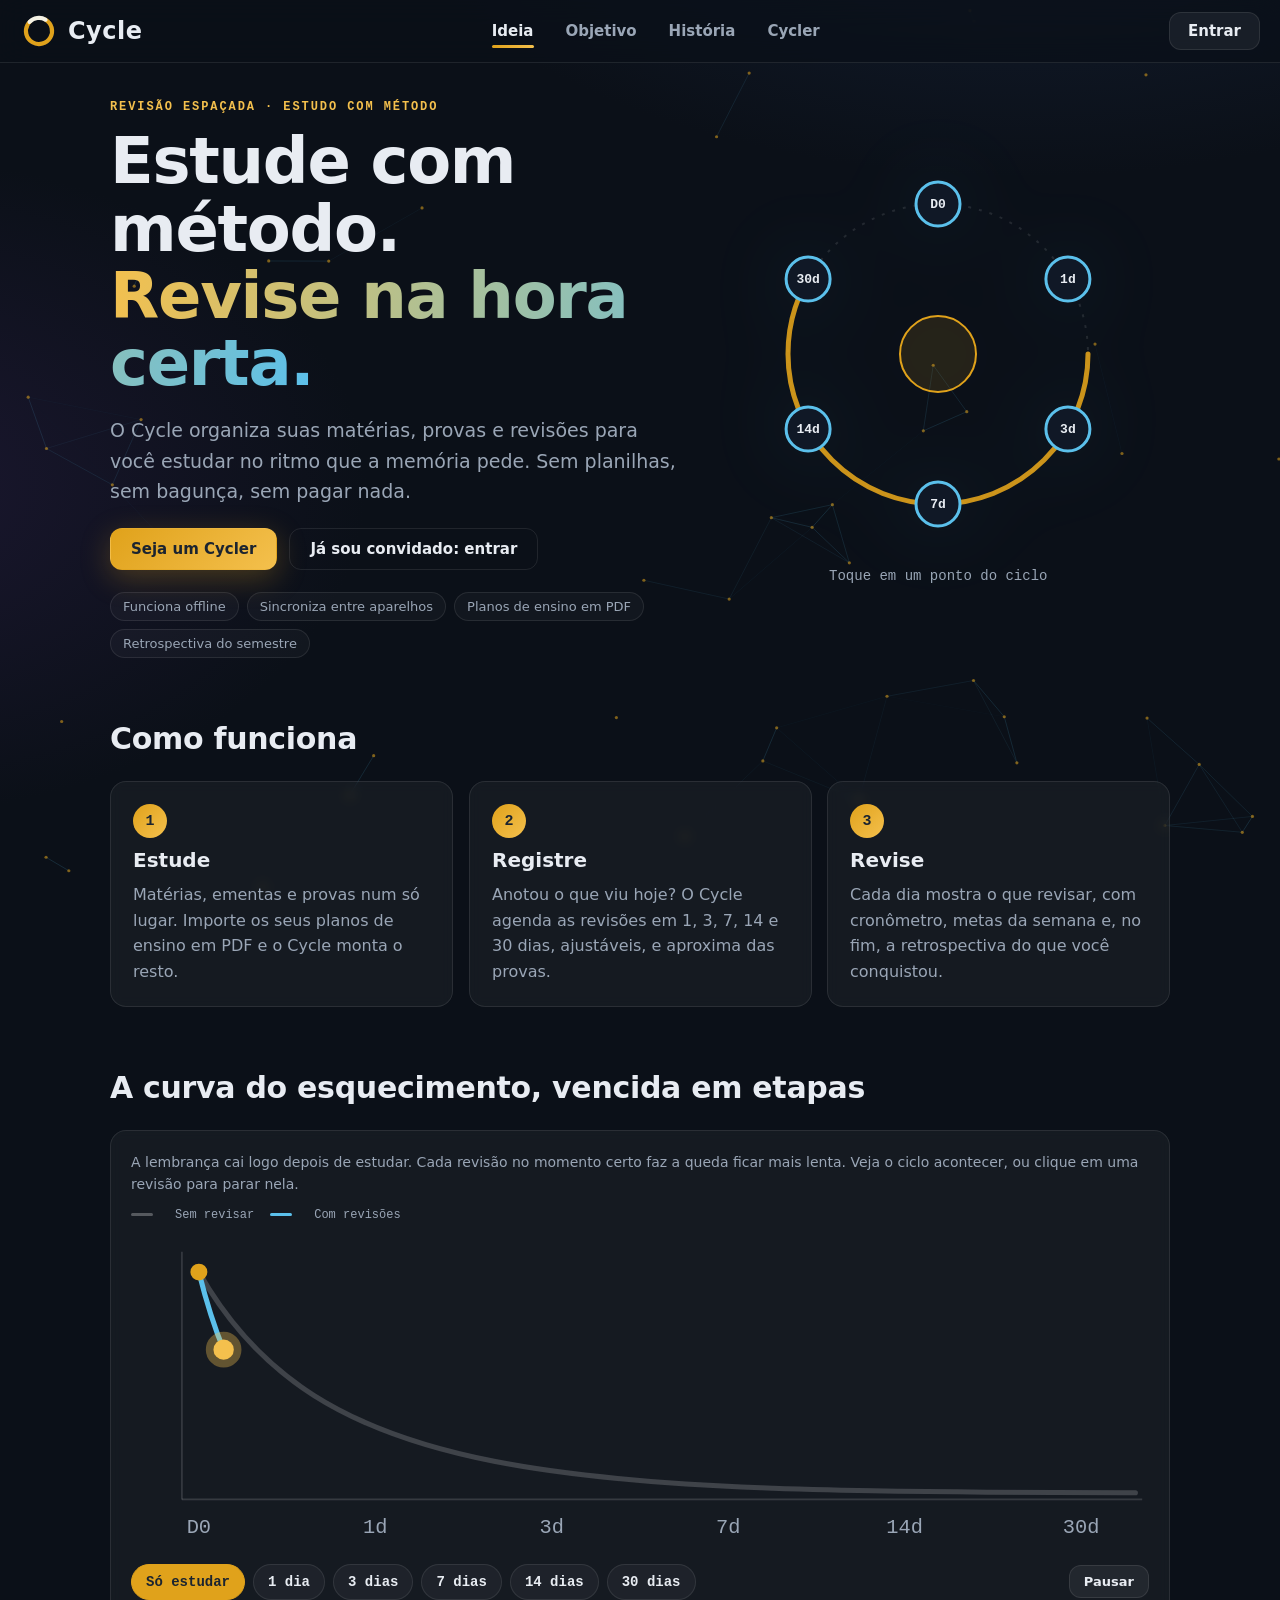
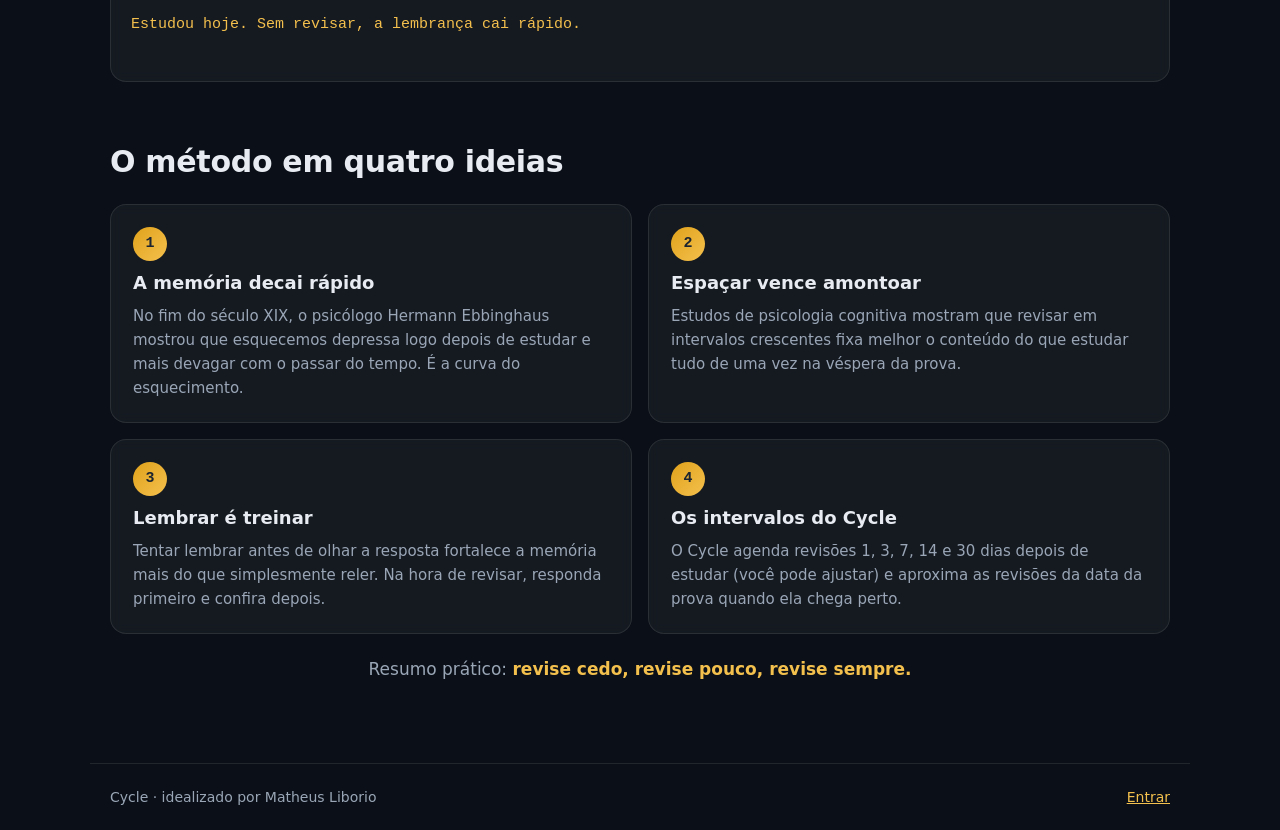
<file: index.html>
<!doctype html>
<html lang="pt-BR">
<head>
<meta charset="utf-8">
<meta name="viewport" content="width=device-width,initial-scale=1,viewport-fit=cover">
<title>Cycle — estude com método, revise na hora certa</title>
<meta name="description" content="O Cycle organiza suas matérias, provas e revisões para você estudar no ritmo que a memória pede. Acesso por convite: seja um Cycler e dê o seu melhor.">
<meta name="theme-color" content="#0B1018">
<meta property="og:type" content="website">
<meta property="og:title" content="Cycle — estude com método, revise na hora certa">
<meta property="og:description" content="Revisão espaçada, agenda, metas e retrospectiva do semestre. Para quem quer dar o seu melhor. Acesso por convite.">
<meta property="og:image" content="https://cyclestudy.com.br/og.png">
<meta property="og:image:width" content="1200"><meta property="og:image:height" content="630">
<meta name="twitter:card" content="summary_large_image">
<link rel="icon" type="image/png" href="app/icons/icon-192.png">
<link rel="apple-touch-icon" href="app/icons/apple-touch-icon.png">
<link rel="stylesheet" href="landing.css">
</head>
<body>
<canvas id="bg" aria-hidden="true"></canvas>
<div class="glow" id="glow" aria-hidden="true"></div>
<a class="skip" href="#main">Ir para o conteúdo</a>

<header class="top">
  <a class="brand" href="#ideia" aria-label="Cycle, página inicial" id="brand">
    <svg class="ring" viewBox="0 0 64 64" aria-hidden="true">
      <circle class="ring-base" cx="32" cy="32" r="22"/>
      <circle class="ring-arc" cx="32" cy="32" r="22" pathLength="100"/>
      <circle class="ring-close" cx="32" cy="32" r="22" pathLength="100"/>
      <circle class="ring-dot" cx="32" cy="32" r="5"/>
    </svg>
    <span class="word" aria-hidden="true"><i style="--i:0">C</i><i style="--i:1">y</i><i style="--i:2">c</i><i style="--i:3">l</i><i style="--i:4">e</i></span>
  </a>
  <nav class="tabs" role="tablist" aria-label="Seções">
    <button role="tab" id="t-ideia" aria-controls="p-ideia" aria-selected="true" data-tab="ideia" type="button">Ideia</button>
    <button role="tab" id="t-objetivo" aria-controls="p-objetivo" aria-selected="false" tabindex="-1" data-tab="objetivo" type="button">Objetivo</button>
    <button role="tab" id="t-historia" aria-controls="p-historia" aria-selected="false" tabindex="-1" data-tab="historia" type="button">História</button>
    <button role="tab" id="t-cycler" aria-controls="p-cycler" aria-selected="false" tabindex="-1" data-tab="cycler" type="button">Cycler</button>
    <i class="tab-bar" id="tabBar" aria-hidden="true"></i>
  </nav>
  <a class="btn enter" href="app/">Entrar</a>
</header>

<main id="main">
  <noscript><p class="nojs">Esta página funciona melhor com JavaScript ligado. O Cycle em si fica em <a href="app/">cyclestudy.com.br/app/</a>.</p></noscript>

  <!-- A IDEIA -->
  <section class="panel" id="p-ideia" role="tabpanel" aria-labelledby="t-ideia" data-panel="ideia">
    <div class="hero">
      <div class="hero-txt">
        <p class="eyebrow">Revisão espaçada · estudo com método</p>
        <h1>Estude com método.<br><span class="grad">Revise na hora certa.</span></h1>
        <p class="lead">O Cycle organiza suas matérias, provas e revisões para você estudar no ritmo que a memória pede. Sem planilhas, sem bagunça, sem pagar nada.</p>
        <div class="cta">
          <button class="btn primary" type="button" data-go="cycler">Seja um Cycler</button>
          <a class="btn ghost" href="app/">Já sou convidado: entrar</a>
        </div>
        <ul class="chips" aria-label="Destaques">
          <li>Funciona offline</li><li>Sincroniza entre aparelhos</li><li>Planos de ensino em PDF</li><li>Retrospectiva do semestre</li>
        </ul>
      </div>
      <figure class="orbit" id="orbit" aria-label="Ciclo de revisões: estudo, 1, 3, 7, 14 e 30 dias">
        <svg viewBox="0 0 400 400" role="img" aria-hidden="true">
          <circle class="o-track" cx="200" cy="200" r="150"/>
          <circle class="o-arc" cx="200" cy="200" r="150" pathLength="100"/>
          <g id="orbitNodes"></g>
          <circle class="o-core" cx="200" cy="200" r="38"/>
        </svg>
        <figcaption id="orbitCap">Toque em um ponto do ciclo</figcaption>
      </figure>
    </div>

    <h2 class="sec" data-reveal>Como funciona</h2>
    <div class="steps">
      <article class="card tilt" data-reveal><b class="n">1</b><h3>Estude</h3><p>Matérias, ementas e provas num só lugar. Importe os seus planos de ensino em PDF e o Cycle monta o resto.</p></article>
      <article class="card tilt" data-reveal><b class="n">2</b><h3>Registre</h3><p>Anotou o que viu hoje? O Cycle agenda as revisões em 1, 3, 7, 14 e 30 dias, ajustáveis, e aproxima das provas.</p></article>
      <article class="card tilt" data-reveal><b class="n">3</b><h3>Revise</h3><p>Cada dia mostra o que revisar, com cronômetro, metas da semana e, no fim, a retrospectiva do que você conquistou.</p></article>
    </div>

    <h2 class="sec" data-reveal>A curva do esquecimento, vencida em etapas</h2>
    <div class="lab card" data-reveal>
      <p class="plan">A lembrança cai logo depois de estudar. Cada revisão no momento certo faz a queda ficar mais lenta. Veja o ciclo acontecer, ou clique em uma revisão para parar nela.</p>
      <p class="legend" aria-hidden="true"><i class="lg lg-dim"></i> Sem revisar <i class="lg lg-on"></i> Com revisões</p>
      <svg class="curve" id="curve" viewBox="0 0 600 190" role="img" aria-label="Curva do esquecimento com revisões em 1, 3, 7, 14 e 30 dias"></svg>
      <div class="lab-bar"><div class="rev-row" id="revRow" role="group" aria-label="Revisões"></div><button class="btn small" id="labPlay" type="button" aria-pressed="true">Pausar</button></div>
      <p class="readout" id="readout" aria-live="off">Estudou hoje. Sem revisar, a lembrança cai rápido.</p>
    </div>

    <h2 class="sec" data-reveal>O método em quatro ideias</h2>
    <div class="facts">
      <article class="card fact" data-reveal><b class="n">1</b><h3>A memória decai rápido</h3><p>No fim do século XIX, o psicólogo Hermann Ebbinghaus mostrou que esquecemos depressa logo depois de estudar e mais devagar com o passar do tempo. É a curva do esquecimento.</p></article>
      <article class="card fact" data-reveal><b class="n">2</b><h3>Espaçar vence amontoar</h3><p>Estudos de psicologia cognitiva mostram que revisar em intervalos crescentes fixa melhor o conteúdo do que estudar tudo de uma vez na véspera da prova.</p></article>
      <article class="card fact" data-reveal><b class="n">3</b><h3>Lembrar é treinar</h3><p>Tentar lembrar antes de olhar a resposta fortalece a memória mais do que simplesmente reler. Na hora de revisar, responda primeiro e confira depois.</p></article>
      <article class="card fact" data-reveal><b class="n">4</b><h3>Os intervalos do Cycle</h3><p>O Cycle agenda revisões 1, 3, 7, 14 e 30 dias depois de estudar (você pode ajustar) e aproxima as revisões da data da prova quando ela chega perto.</p></article>
    </div>
    <p class="tip" data-reveal>Resumo prático: <b>revise cedo, revise pouco, revise sempre.</b></p>
  </section>

  <!-- O OBJETIVO -->
  <section class="panel" id="p-objetivo" role="tabpanel" aria-labelledby="t-objetivo" data-panel="objetivo" hidden>
    <p class="eyebrow">O objetivo</p>
    <h2 class="big">Para quem quer<br><span class="grad">dar o seu melhor.</span></h2>
    <p class="lead">O Cycle é feito para quem não se contenta em só passar: quer entender, lembrar e evoluir. A ideia é dar a cada estudante um jeito claro e gratuito de transformar tempo em aprendizado, um dia de cada vez.</p>
    <figure class="featured card" data-reveal>
      <blockquote>“A excelência não é um ato, mas um hábito.”</blockquote>
      <figcaption>Will Durant, resumindo o pensamento de Aristóteles</figcaption>
    </figure>
    <div class="quote card" data-reveal><p id="quote">Constância vence intensidade.</p><span class="plan">toque para outra frase</span></div>
    <div class="nums">
      <article class="card" data-reveal><b class="num" data-to="0" data-pre="R$ ">0</b><span>para usar</span></article>
      <article class="card" data-reveal><b class="num" data-to="5">5</b><span>revisões por conteúdo (ajustáveis)</span></article>
      <article class="card" data-reveal><b class="num" data-to="100" data-suf="%">100%</b><span>funciona offline depois do 1º acesso</span></article>
      <article class="card" data-reveal><b class="num" data-to="1">1</b><span>conta só sua, em qualquer aparelho</span></article>
    </div>
    <h2 class="sec" data-reveal>Por que o acesso é por convite?</h2>
    <p class="lead" data-reveal>Quero que o Cycle cresça com cuidado, ao lado de gente que usa de verdade e ajuda a melhorar. Por isso o acesso é por convite, e é aí que você entra: conte por que quer ser um Cycler.</p>
    <p><button class="btn primary" type="button" data-go="cycler">Quero ser um Cycler</button></p>
  </section>

  <!-- QUEM SOU EU -->
  <section class="panel" id="p-historia" role="tabpanel" aria-labelledby="t-historia" data-panel="historia" hidden>
    <p class="eyebrow">Quem sou eu</p>
    <h2 class="big">Quem sou eu<span class="grad">?</span></h2>
    <div class="story">
      <article class="owner card tilt" data-reveal>
        <div class="avatar" aria-hidden="true"><svg viewBox="0 0 64 64"><circle cx="32" cy="32" r="22" class="ring-base"/><circle cx="32" cy="32" r="22" class="a-arc" pathLength="100"/><circle cx="32" cy="32" r="5" class="ring-dot"/></svg></div>
        <div>
          <h3>Matheus Liborio</h3>
          <p class="role">Idealizador do Cycle · 3º ano de Engenharia Elétrica, UNESP</p>
          <p>Sou estudante do terceiro ano de Engenharia Elétrica na UNESP.</p>
          <p>Com a quantidade de matérias e o volume de conteúdo, eu não conseguia me organizar para fazer as revisões e ainda dar conta de tudo o que o curso oferece: projetos, iniciação científica, monitoria e estágio.</p>
          <p>Criei o Cycle para resolver isso para mim: um lugar só para as matérias, as provas e as revisões na hora certa. Agora quero dividir com quem também quer dar o seu melhor.</p>
        </div>
      </article>
      <ol class="path" aria-label="Trajetória do Cycle">
        <li data-reveal><b>Hoje</b><span>Terceiro ano de Engenharia Elétrica na UNESP.</span></li>
        <li data-reveal><b>O desafio</b><span>Muitas matérias e pouco tempo: revisões, projetos, iniciação científica, monitoria e estágio disputando a mesma semana.</span></li>
        <li data-reveal><b>O Cycle</b><span>Criei o Cycle para organizar os estudos: revisão espaçada, agenda, metas e a retrospectiva do semestre.</span></li>
        <li data-reveal class="next"><b>Agora</b><span>Abrindo para os primeiros Cyclers: gente que quer dar o seu melhor.</span></li>
      </ol>
    </div>
    <div class="card soon join-cta" data-reveal>
      <div><h3>Quer dar o seu melhor com o Cycle?</h3><p>Conte por que você quer ser um Cycler. Quem entrar agora ajuda a moldar o Cycle.</p></div>
      <button class="btn primary" type="button" data-go="cycler">Seja um Cycler</button>
    </div>
  </section>

  <!-- SEJA UM CYCLER -->
  <section class="panel" id="p-cycler" role="tabpanel" aria-labelledby="t-cycler" data-panel="cycler" hidden>
    <p class="eyebrow">Seja um Cycler</p>
    <h2 class="big">Para quem quer<br><span class="grad">dar o seu melhor.</span></h2>
    <div class="join">
      <form class="card form" id="form" novalidate autocomplete="on">
        <div class="prog" aria-hidden="true"><i id="prog"></i></div>
        <p class="lead sm">Leva menos de um minuto. Conte quem você é e o que quer alcançar: eu leio cada pedido.</p>
        <label class="fld"><span>Seu nome</span><input id="f-nome" name="nome" maxlength="80" autocomplete="name" required></label>
        <label class="fld"><span>Seu e-mail</span><input id="f-email" name="email" type="email" maxlength="120" autocomplete="email" inputmode="email" required><small>É com este e-mail que você vai criar a conta depois.</small></label>
        <label class="fld"><span>Curso ou área</span><input id="f-curso" name="curso" maxlength="80" autocomplete="off" placeholder="Ex.: Engenharia Elétrica"></label>
        <div class="goals" role="group" aria-label="O que você quer alcançar">
          <span class="gl">O que você quer alcançar? <em>Escolha quantos quiser (pelo menos um).</em></span>
          <div class="gchips" id="gchips">
            <button type="button" class="gchip" aria-pressed="false">Revisar sem esquecer</button>
            <button type="button" class="gchip" aria-pressed="false">Organizar provas e trabalhos</button>
            <button type="button" class="gchip" aria-pressed="false">Dar conta de projetos e estágio</button>
            <button type="button" class="gchip" aria-pressed="false">Acompanhar minhas metas</button>
            <button type="button" class="gchip" aria-pressed="false">Criar uma rotina de estudo</button>
          </div>
        </div>
        <label class="fld"><span>Por que você quer ser um Cycler?</span><textarea id="f-motivo" name="motivo" rows="5" maxlength="600" required placeholder="Conte com as suas palavras: o que você quer alcançar e como o Cycle te ajudaria?"></textarea><small class="count" id="count">0 / 600</small></label>
        <div class="trap" aria-hidden="true"><label>Não preencha<input id="f-site" name="site" tabindex="-1" autocomplete="off"></label></div>
        <label class="check"><input id="f-ok" type="checkbox" required><span>Aceito que o Cycle use estes dados só para avaliar o meu pedido e me responder.</span></label>
        <p class="err" id="err" role="alert"></p>
        <button class="btn primary block" id="send" type="submit">Enviar meu pedido</button>
        <p class="soonmsg" id="soonmsg" hidden>As candidaturas abrem em breve. Volte aqui em alguns dias.</p>
      </form>
      <div class="done card" id="done" hidden role="status">
        <svg class="check-ico" viewBox="0 0 64 64" aria-hidden="true"><circle cx="32" cy="32" r="26"/><path d="M20 33l9 9 17-19"/></svg>
        <h3>Pedido recebido, Cycler!</h3>
        <p>Você acabou de dar o primeiro passo. Vou ler com atenção e te aviso pelo e-mail que você informou. Quando for aprovado, é só criar a sua conta em <a href="app/">Entrar</a> usando <b>o mesmo e-mail</b>.</p>
      </div>
      <aside class="side">
        <h3>Por que ser um Cycler</h3>
        <ul class="why">
          <li><b>Você chega antes</b><span>Acesso gratuito enquanto o Cycle ainda está sendo moldado.</span></li>
          <li><b>Sua opinião pesa</b><span>Quem entra agora ajuda a decidir o que vem a seguir.</span></li>
          <li><b>Estudo no ritmo da memória</b><span>Revisões nos dias certos, sem planilha e sem bagunça.</span></li>
          <li><b>Funciona onde você estiver</b><span>No celular ou no computador, até sem internet.</span></li>
        </ul>
        <h3>O que acontece depois</h3>
        <ol class="flow">
          <li><b>Você envia</b> o pedido com a sua história.</li>
          <li><b>Eu leio</b> cada mensagem e libero os convites aos poucos.</li>
          <li><b>Você recebe o convite</b> no e-mail informado.</li>
          <li><b>Crie a conta</b> em Entrar, com o mesmo e-mail, e confirme pelo link.</li>
        </ol>
      </aside>
    </div>
  </section>
</main>

<footer class="foot">
  <span>Cycle · idealizado por Matheus Liborio</span>
  <a href="app/">Entrar</a>
</footer>

<script src="config.js"></script>
<script src="landing.js"></script>
</body>
</html>
</file>
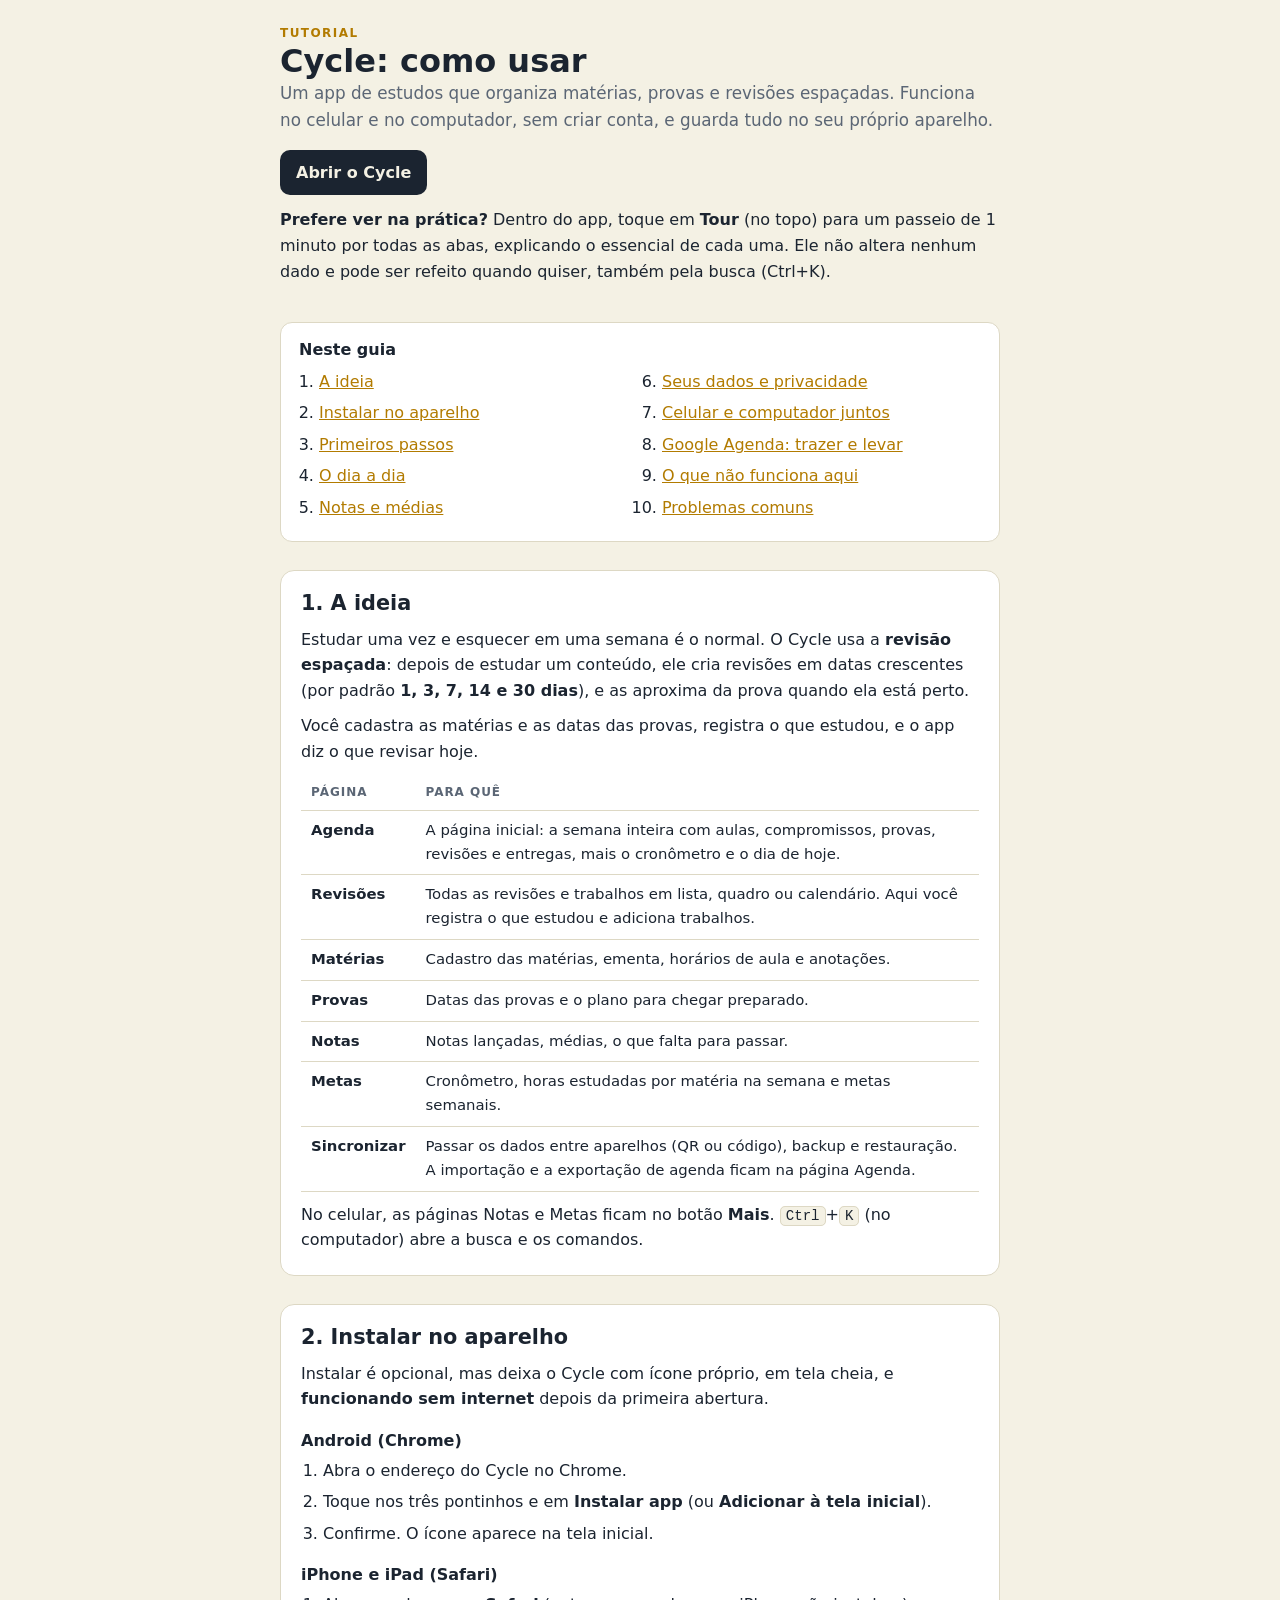
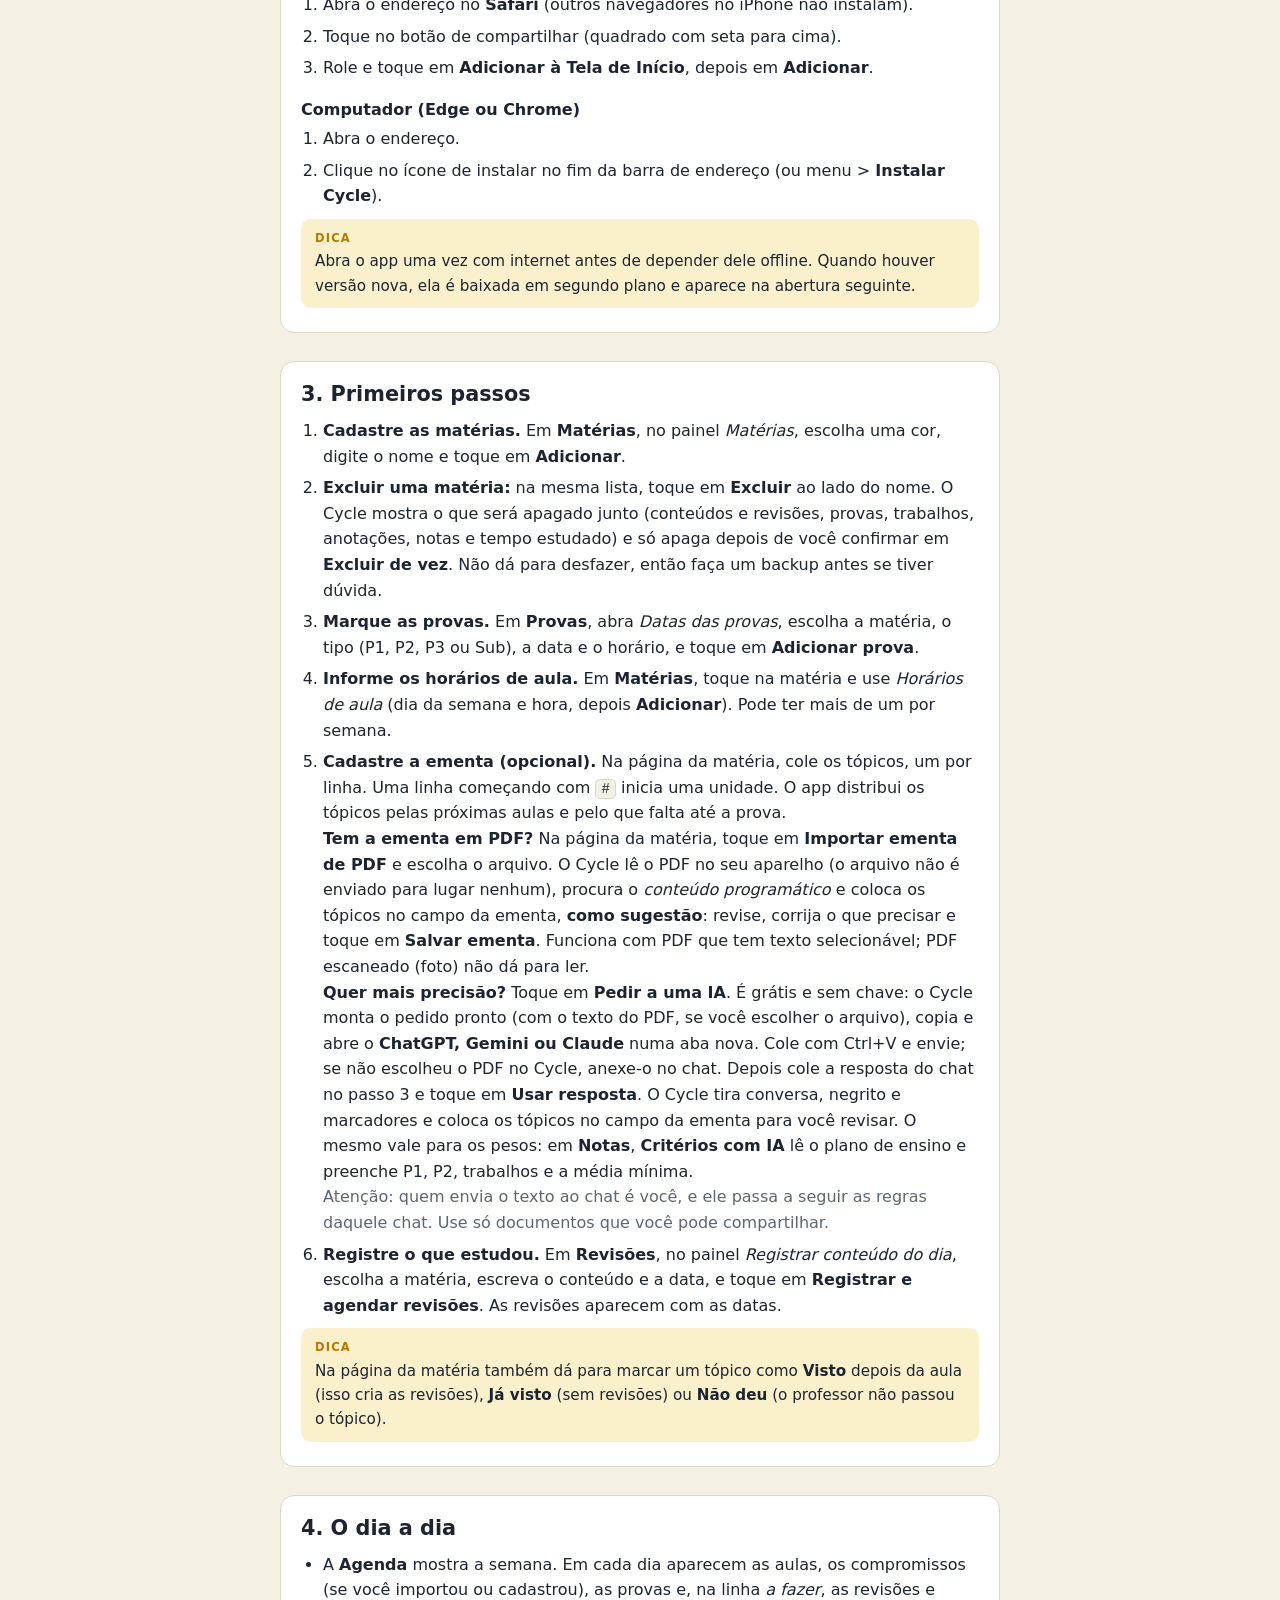
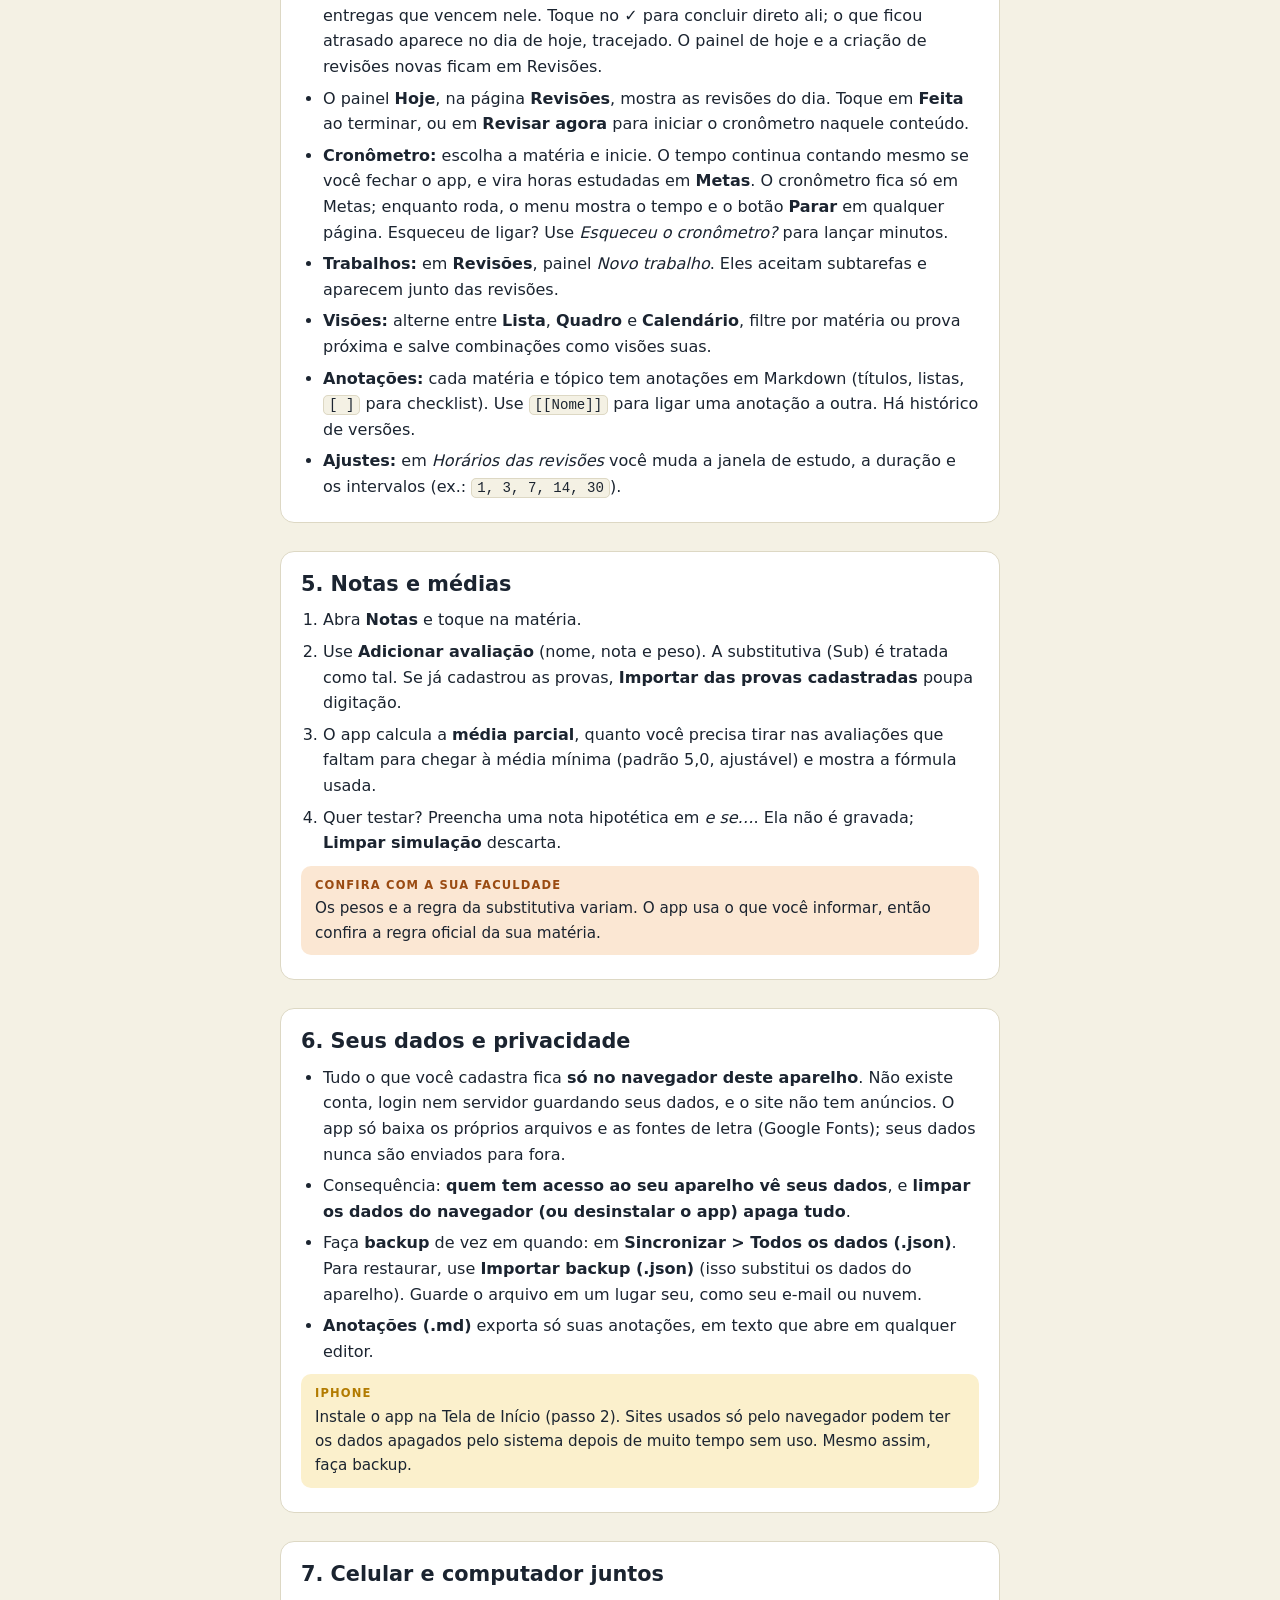
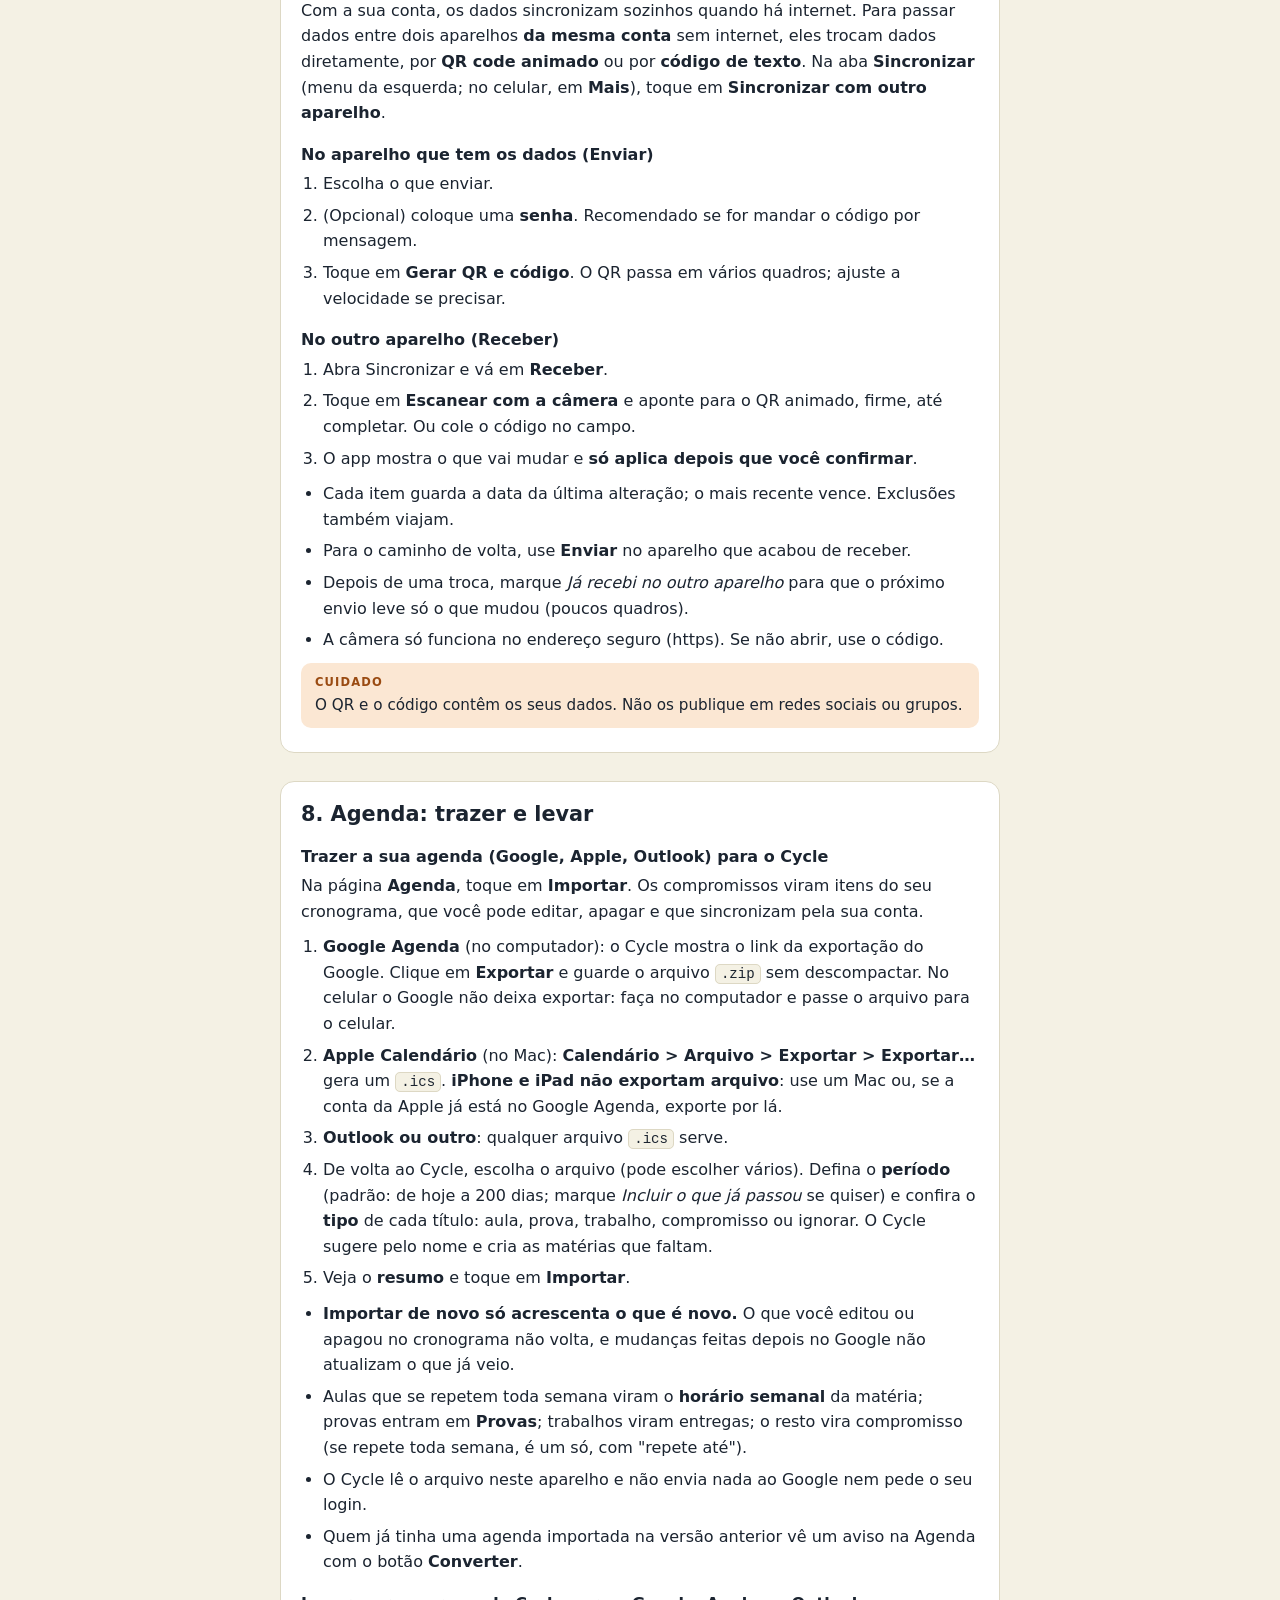
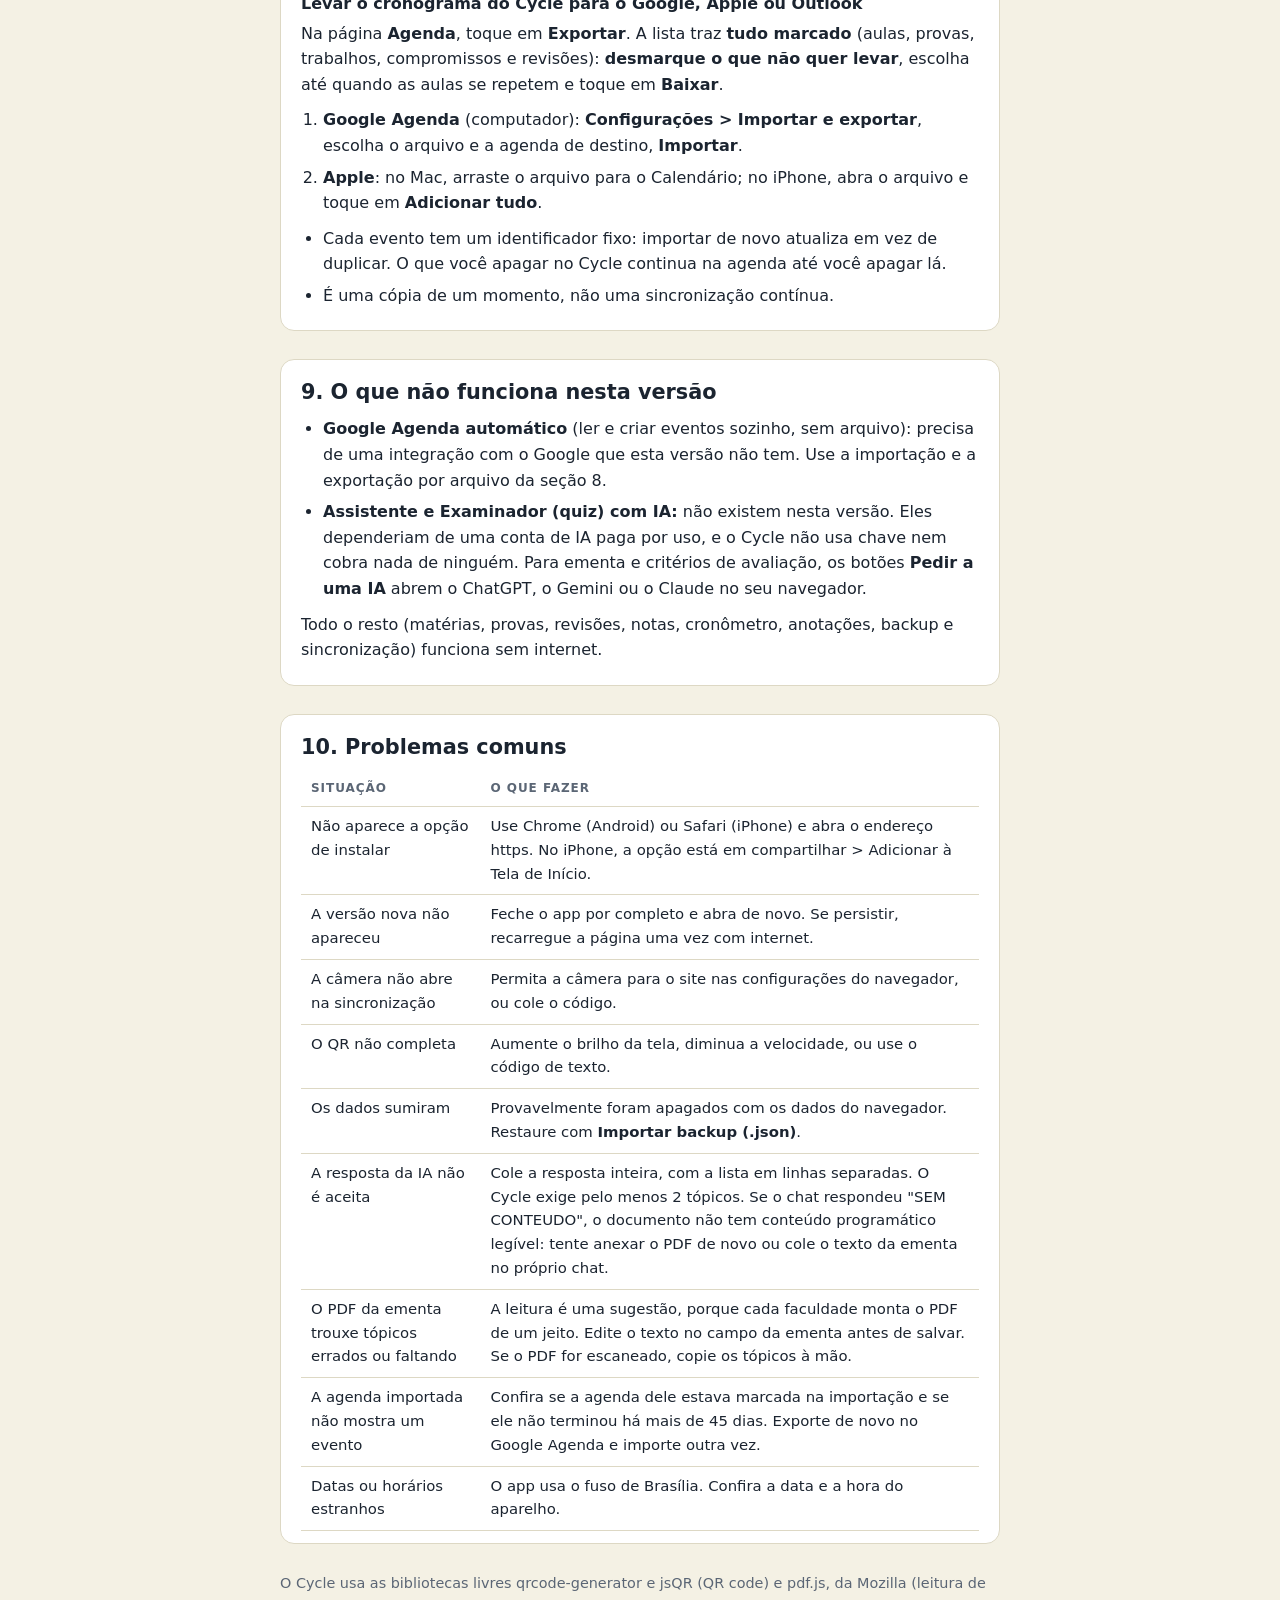
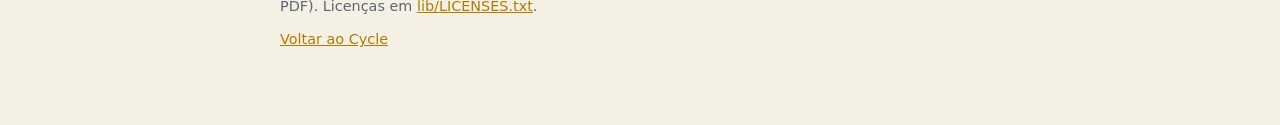
<file: ajuda.html>
<!doctype html>
<html lang="pt-BR"><head><meta charset="utf-8">
<meta name="viewport" content="width=device-width,initial-scale=1,viewport-fit=cover">
<title>Cycle · Como usar</title>
<meta name="theme-color" content="#1B2430">
<link rel="icon" type="image/png" href="icons/icon-192.png">
<style>
:root{--bg:#F4F1E4;--card:#FFFFFF;--fg:#1B2430;--mut:#5B6675;--line:#DDD8C4;--acc:#B27B00;--accbg:#FBF0CC;--ok:#2E7D4F;--warn:#9A4B12;--warnbg:#FBE7D3;color-scheme:light}
@media (prefers-color-scheme:dark){:root:not([data-theme="light"]){--bg:#141B24;--card:#1C2531;--fg:#ECE9DC;--mut:#A3ADBA;--line:#2D3846;--acc:#E8B230;--accbg:#3A3115;--ok:#6CC592;--warn:#F0A468;--warnbg:#3C2A1B;color-scheme:dark}}
:root[data-theme="dark"]{--bg:#141B24;--card:#1C2531;--fg:#ECE9DC;--mut:#A3ADBA;--line:#2D3846;--acc:#E8B230;--accbg:#3A3115;--ok:#6CC592;--warn:#F0A468;--warnbg:#3C2A1B;color-scheme:dark}
*{box-sizing:border-box}
html{scroll-behavior:smooth}
body{margin:0;background:var(--bg);color:var(--fg);font:16px/1.6 system-ui,-apple-system,"Segoe UI",Roboto,sans-serif;padding-inline:16px;padding-block:24px 64px}
main{max-width:720px;margin:0 auto;display:flex;flex-direction:column;gap:28px}
h1{font-size:2rem;line-height:1.15;margin:0;text-wrap:balance}
h2{font-size:1.3rem;line-height:1.25;margin:0 0 10px;text-wrap:balance}
h3{font-size:1rem;margin:16px 0 4px}
p{margin:0 0 10px}
.eyebrow{font-size:.75rem;letter-spacing:.12em;text-transform:uppercase;color:var(--acc);font-weight:700}
.lead{color:var(--mut);font-size:1.05rem}
a{color:var(--acc)}
.open{display:inline-block;margin-top:6px;background:var(--fg);color:var(--bg);padding:10px 16px;border-radius:10px;text-decoration:none;font-weight:600}
nav.toc{background:var(--card);border:1px solid var(--line);border-radius:12px;padding:14px 18px}
nav.toc ol{margin:6px 0 0;padding-left:20px;columns:2;column-gap:24px}
@media (max-width:520px){nav.toc ol{columns:1}}
section{background:var(--card);border:1px solid var(--line);border-radius:14px;padding:20px 20px 12px;min-width:0}
ol.steps,ul{padding-left:22px;margin:0 0 10px}
li{margin-bottom:6px}
b{font-weight:650}
code,kbd{font:.88em ui-monospace,Consolas,monospace;background:var(--bg);border:1px solid var(--line);border-radius:5px;padding:1px 5px;overflow-wrap:anywhere}
.tip,.warn{border-radius:10px;padding:10px 14px;margin:6px 0 12px;font-size:.95rem}
.tip{background:var(--accbg)}
.warn{background:var(--warnbg);color:var(--fg)}
.tip b:first-child,.warn b:first-child{display:block;font-size:.72rem;letter-spacing:.1em;text-transform:uppercase;margin-bottom:2px}
.tip b:first-child{color:var(--acc)}.warn b:first-child{color:var(--warn)}
table{border-collapse:collapse;width:100%;font-size:.93rem}
th,td{text-align:left;padding:8px 10px;border-bottom:1px solid var(--line);vertical-align:top}
th{font-size:.75rem;letter-spacing:.08em;text-transform:uppercase;color:var(--mut)}
.scroll{overflow-x:auto}
footer{color:var(--mut);font-size:.9rem}
</style></head><body>
<main>
<header>
  <div class="eyebrow">Tutorial</div>
  <h1>Cycle: como usar</h1>
  <p class="lead">Um app de estudos que organiza matérias, provas e revisões espaçadas. Funciona no celular e no computador, sem criar conta, e guarda tudo no seu próprio aparelho.</p>
  <a class="open" href="./">Abrir o Cycle</a>
  <p style="margin-top:12px"><b>Prefere ver na prática?</b> Dentro do app, toque em <b>Tour</b> (no topo) para um passeio de 1 minuto por todas as abas, explicando o essencial de cada uma. Ele não altera nenhum dado e pode ser refeito quando quiser, também pela busca (Ctrl+K).</p>
</header>

<nav class="toc" aria-label="Índice"><b>Neste guia</b>
<ol>
  <li><a href="#ideia">A ideia</a></li>
  <li><a href="#instalar">Instalar no aparelho</a></li>
  <li><a href="#comecar">Primeiros passos</a></li>
  <li><a href="#dia">O dia a dia</a></li>
  <li><a href="#notas">Notas e médias</a></li>
  <li><a href="#dados">Seus dados e privacidade</a></li>
  <li><a href="#sync">Celular e computador juntos</a></li>
  <li><a href="#agenda">Google Agenda: trazer e levar</a></li>
  <li><a href="#limites">O que não funciona aqui</a></li>
  <li><a href="#duvidas">Problemas comuns</a></li>
</ol></nav>

<section id="ideia">
  <h2>1. A ideia</h2>
  <p>Estudar uma vez e esquecer em uma semana é o normal. O Cycle usa a <b>revisão espaçada</b>: depois de estudar um conteúdo, ele cria revisões em datas crescentes (por padrão <b>1, 3, 7, 14 e 30 dias</b>), e as aproxima da prova quando ela está perto.</p>
  <p>Você cadastra as matérias e as datas das provas, registra o que estudou, e o app diz o que revisar hoje.</p>
  <div class="scroll"><table>
    <tr><th>Página</th><th>Para quê</th></tr>
    <tr><td><b>Agenda</b></td><td>A página inicial: a semana inteira com aulas, compromissos, provas, revisões e entregas, mais o cronômetro e o dia de hoje.</td></tr>
    <tr><td><b>Revisões</b></td><td>Todas as revisões e trabalhos em lista, quadro ou calendário. Aqui você registra o que estudou e adiciona trabalhos.</td></tr>
    <tr><td><b>Matérias</b></td><td>Cadastro das matérias, ementa, horários de aula e anotações.</td></tr>
    <tr><td><b>Provas</b></td><td>Datas das provas e o plano para chegar preparado.</td></tr>
    <tr><td><b>Notas</b></td><td>Notas lançadas, médias, o que falta para passar.</td></tr>
    <tr><td><b>Metas</b></td><td>Cronômetro, horas estudadas por matéria na semana e metas semanais.</td></tr>
    <tr><td><b>Sincronizar</b></td><td>Passar os dados entre aparelhos (QR ou código), backup e restauração. A importação e a exportação de agenda ficam na página Agenda.</td></tr>
  </table></div>
  <p style="margin-top:10px">No celular, as páginas Notas e Metas ficam no botão <b>Mais</b>. <kbd>Ctrl</kbd>+<kbd>K</kbd> (no computador) abre a busca e os comandos.</p>
</section>

<section id="instalar">
  <h2>2. Instalar no aparelho</h2>
  <p>Instalar é opcional, mas deixa o Cycle com ícone próprio, em tela cheia, e <b>funcionando sem internet</b> depois da primeira abertura.</p>
  <h3>Android (Chrome)</h3>
  <ol class="steps"><li>Abra o endereço do Cycle no Chrome.</li><li>Toque nos três pontinhos e em <b>Instalar app</b> (ou <b>Adicionar à tela inicial</b>).</li><li>Confirme. O ícone aparece na tela inicial.</li></ol>
  <h3>iPhone e iPad (Safari)</h3>
  <ol class="steps"><li>Abra o endereço no <b>Safari</b> (outros navegadores no iPhone não instalam).</li><li>Toque no botão de compartilhar (quadrado com seta para cima).</li><li>Role e toque em <b>Adicionar à Tela de Início</b>, depois em <b>Adicionar</b>.</li></ol>
  <h3>Computador (Edge ou Chrome)</h3>
  <ol class="steps"><li>Abra o endereço.</li><li>Clique no ícone de instalar no fim da barra de endereço (ou menu &gt; <b>Instalar Cycle</b>).</li></ol>
  <div class="tip"><b>Dica</b>Abra o app uma vez com internet antes de depender dele offline. Quando houver versão nova, ela é baixada em segundo plano e aparece na abertura seguinte.</div>
</section>

<section id="comecar">
  <h2>3. Primeiros passos</h2>
  <ol class="steps">
    <li><b>Cadastre as matérias.</b> Em <b>Matérias</b>, no painel <i>Matérias</i>, escolha uma cor, digite o nome e toque em <b>Adicionar</b>.</li>
    <li><b>Excluir uma matéria:</b> na mesma lista, toque em <b>Excluir</b> ao lado do nome. O Cycle mostra o que será apagado junto (conteúdos e revisões, provas, trabalhos, anotações, notas e tempo estudado) e só apaga depois de você confirmar em <b>Excluir de vez</b>. Não dá para desfazer, então faça um backup antes se tiver dúvida.</li>
    <li><b>Marque as provas.</b> Em <b>Provas</b>, abra <i>Datas das provas</i>, escolha a matéria, o tipo (P1, P2, P3 ou Sub), a data e o horário, e toque em <b>Adicionar prova</b>.</li>
    <li><b>Informe os horários de aula.</b> Em <b>Matérias</b>, toque na matéria e use <i>Horários de aula</i> (dia da semana e hora, depois <b>Adicionar</b>). Pode ter mais de um por semana.</li>
    <li><b>Cadastre a ementa (opcional).</b> Na página da matéria, cole os tópicos, um por linha. Uma linha começando com <code>#</code> inicia uma unidade. O app distribui os tópicos pelas próximas aulas e pelo que falta até a prova.
      <br><b>Tem a ementa em PDF?</b> Na página da matéria, toque em <b>Importar ementa de PDF</b> e escolha o arquivo. O Cycle lê o PDF no seu aparelho (o arquivo não é enviado para lugar nenhum), procura o <i>conteúdo programático</i> e coloca os tópicos no campo da ementa, <b>como sugestão</b>: revise, corrija o que precisar e toque em <b>Salvar ementa</b>. Funciona com PDF que tem texto selecionável; PDF escaneado (foto) não dá para ler.
      <br><b>Quer mais precisão?</b> Toque em <b>Pedir a uma IA</b>. É grátis e sem chave: o Cycle monta o pedido pronto (com o texto do PDF, se você escolher o arquivo), copia e abre o <b>ChatGPT, Gemini ou Claude</b> numa aba nova. Cole com Ctrl+V e envie; se não escolheu o PDF no Cycle, anexe-o no chat. Depois cole a resposta do chat no passo 3 e toque em <b>Usar resposta</b>. O Cycle tira conversa, negrito e marcadores e coloca os tópicos no campo da ementa para você revisar. O mesmo vale para os pesos: em <b>Notas</b>, <b>Critérios com IA</b> lê o plano de ensino e preenche P1, P2, trabalhos e a média mínima.
      <br><span style="color:var(--mut)">Atenção: quem envia o texto ao chat é você, e ele passa a seguir as regras daquele chat. Use só documentos que você pode compartilhar.</span></li>
    <li><b>Registre o que estudou.</b> Em <b>Revisões</b>, no painel <i>Registrar conteúdo do dia</i>, escolha a matéria, escreva o conteúdo e a data, e toque em <b>Registrar e agendar revisões</b>. As revisões aparecem com as datas.</li>
  </ol>
  <div class="tip"><b>Dica</b>Na página da matéria também dá para marcar um tópico como <b>Visto</b> depois da aula (isso cria as revisões), <b>Já visto</b> (sem revisões) ou <b>Não deu</b> (o professor não passou o tópico).</div>
</section>

<section id="dia">
  <h2>4. O dia a dia</h2>
  <ul>
    <li>A <b>Agenda</b> mostra a semana. Em cada dia aparecem as aulas, os compromissos (se você importou ou cadastrou), as provas e, na linha <i>a fazer</i>, as revisões e entregas que vencem nele. Toque no <b>✓</b> para concluir direto ali; o que ficou atrasado aparece no dia de hoje, tracejado. O painel de hoje e a criação de revisões novas ficam em Revisões.</li>
    <li>O painel <b>Hoje</b>, na página <b>Revisões</b>, mostra as revisões do dia. Toque em <b>Feita</b> ao terminar, ou em <b>Revisar agora</b> para iniciar o cronômetro naquele conteúdo.</li>
    <li><b>Cronômetro:</b> escolha a matéria e inicie. O tempo continua contando mesmo se você fechar o app, e vira horas estudadas em <b>Metas</b>. O cronômetro fica só em Metas; enquanto roda, o menu mostra o tempo e o botão <b>Parar</b> em qualquer página. Esqueceu de ligar? Use <i>Esqueceu o cronômetro?</i> para lançar minutos.</li>
    <li><b>Trabalhos:</b> em <b>Revisões</b>, painel <i>Novo trabalho</i>. Eles aceitam subtarefas e aparecem junto das revisões.</li>
    <li><b>Visões:</b> alterne entre <b>Lista</b>, <b>Quadro</b> e <b>Calendário</b>, filtre por matéria ou prova próxima e salve combinações como visões suas.</li>
    <li><b>Anotações:</b> cada matéria e tópico tem anotações em Markdown (títulos, listas, <code>[ ]</code> para checklist). Use <code>[[Nome]]</code> para ligar uma anotação a outra. Há histórico de versões.</li>
    <li><b>Ajustes:</b> em <i>Horários das revisões</i> você muda a janela de estudo, a duração e os intervalos (ex.: <code>1, 3, 7, 14, 30</code>).</li>
  </ul>
</section>

<section id="notas">
  <h2>5. Notas e médias</h2>
  <ol class="steps">
    <li>Abra <b>Notas</b> e toque na matéria.</li>
    <li>Use <b>Adicionar avaliação</b> (nome, nota e peso). A substitutiva (Sub) é tratada como tal. Se já cadastrou as provas, <b>Importar das provas cadastradas</b> poupa digitação.</li>
    <li>O app calcula a <b>média parcial</b>, quanto você precisa tirar nas avaliações que faltam para chegar à média mínima (padrão 5,0, ajustável) e mostra a fórmula usada.</li>
    <li>Quer testar? Preencha uma nota hipotética em <i>e se…</i>. Ela não é gravada; <b>Limpar simulação</b> descarta.</li>
  </ol>
  <div class="warn"><b>Confira com a sua faculdade</b>Os pesos e a regra da substitutiva variam. O app usa o que você informar, então confira a regra oficial da sua matéria.</div>
</section>

<section id="dados">
  <h2>6. Seus dados e privacidade</h2>
  <ul>
    <li>Tudo o que você cadastra fica <b>só no navegador deste aparelho</b>. Não existe conta, login nem servidor guardando seus dados, e o site não tem anúncios. O app só baixa os próprios arquivos e as fontes de letra (Google Fonts); seus dados nunca são enviados para fora.</li>
    <li>Consequência: <b>quem tem acesso ao seu aparelho vê seus dados</b>, e <b>limpar os dados do navegador (ou desinstalar o app) apaga tudo</b>.</li>
    <li>Faça <b>backup</b> de vez em quando: em <b>Sincronizar &gt; Todos os dados (.json)</b>. Para restaurar, use <b>Importar backup (.json)</b> (isso substitui os dados do aparelho). Guarde o arquivo em um lugar seu, como seu e-mail ou nuvem.</li>
    <li><b>Anotações (.md)</b> exporta só suas anotações, em texto que abre em qualquer editor.</li>
  </ul>
  <div class="tip"><b>iPhone</b>Instale o app na Tela de Início (passo 2). Sites usados só pelo navegador podem ter os dados apagados pelo sistema depois de muito tempo sem uso. Mesmo assim, faça backup.</div>
</section>

<section id="sync">
  <h2>7. Celular e computador juntos</h2>
  <p>Com a sua conta, os dados sincronizam sozinhos quando há internet. Para passar dados entre dois aparelhos <b>da mesma conta</b> sem internet, eles trocam dados diretamente, por <b>QR code animado</b> ou por <b>código de texto</b>. Na aba <b>Sincronizar</b> (menu da esquerda; no celular, em <b>Mais</b>), toque em <b>Sincronizar com outro aparelho</b>.</p>
  <h3>No aparelho que tem os dados (Enviar)</h3>
  <ol class="steps"><li>Escolha o que enviar.</li><li>(Opcional) coloque uma <b>senha</b>. Recomendado se for mandar o código por mensagem.</li><li>Toque em <b>Gerar QR e código</b>. O QR passa em vários quadros; ajuste a velocidade se precisar.</li></ol>
  <h3>No outro aparelho (Receber)</h3>
  <ol class="steps"><li>Abra Sincronizar e vá em <b>Receber</b>.</li><li>Toque em <b>Escanear com a câmera</b> e aponte para o QR animado, firme, até completar. Ou cole o código no campo.</li><li>O app mostra o que vai mudar e <b>só aplica depois que você confirmar</b>.</li></ol>
  <ul>
    <li>Cada item guarda a data da última alteração; o mais recente vence. Exclusões também viajam.</li>
    <li>Para o caminho de volta, use <b>Enviar</b> no aparelho que acabou de receber.</li>
    <li>Depois de uma troca, marque <i>Já recebi no outro aparelho</i> para que o próximo envio leve só o que mudou (poucos quadros).</li>
    <li>A câmera só funciona no endereço seguro (https). Se não abrir, use o código.</li>
  </ul>
  <div class="warn"><b>Cuidado</b>O QR e o código contêm os seus dados. Não os publique em redes sociais ou grupos.</div>
</section>

<section id="agenda">
  <h2>8. Agenda: trazer e levar</h2>
  <h3>Trazer a sua agenda (Google, Apple, Outlook) para o Cycle</h3>
  <p>Na página <b>Agenda</b>, toque em <b>Importar</b>. Os compromissos viram itens do seu cronograma, que você pode editar, apagar e que sincronizam pela sua conta.</p>
  <ol class="steps">
    <li><b>Google Agenda</b> (no computador): o Cycle mostra o link da exportação do Google. Clique em <b>Exportar</b> e guarde o arquivo <code>.zip</code> sem descompactar. No celular o Google não deixa exportar: faça no computador e passe o arquivo para o celular.</li>
    <li><b>Apple Calendário</b> (no Mac): <b>Calendário &gt; Arquivo &gt; Exportar &gt; Exportar…</b> gera um <code>.ics</code>. <b>iPhone e iPad não exportam arquivo</b>: use um Mac ou, se a conta da Apple já está no Google Agenda, exporte por lá.</li>
    <li><b>Outlook ou outro</b>: qualquer arquivo <code>.ics</code> serve.</li>
    <li>De volta ao Cycle, escolha o arquivo (pode escolher vários). Defina o <b>período</b> (padrão: de hoje a 200 dias; marque <i>Incluir o que já passou</i> se quiser) e confira o <b>tipo</b> de cada título: aula, prova, trabalho, compromisso ou ignorar. O Cycle sugere pelo nome e cria as matérias que faltam.</li>
    <li>Veja o <b>resumo</b> e toque em <b>Importar</b>.</li>
  </ol>
  <ul>
    <li><b>Importar de novo só acrescenta o que é novo.</b> O que você editou ou apagou no cronograma não volta, e mudanças feitas depois no Google não atualizam o que já veio.</li>
    <li>Aulas que se repetem toda semana viram o <b>horário semanal</b> da matéria; provas entram em <b>Provas</b>; trabalhos viram entregas; o resto vira compromisso (se repete toda semana, é um só, com "repete até").</li>
    <li>O Cycle lê o arquivo neste aparelho e não envia nada ao Google nem pede o seu login.</li>
    <li>Quem já tinha uma agenda importada na versão anterior vê um aviso na Agenda com o botão <b>Converter</b>.</li>
  </ul>
  <h3>Levar o cronograma do Cycle para o Google, Apple ou Outlook</h3>
  <p>Na página <b>Agenda</b>, toque em <b>Exportar</b>. A lista traz <b>tudo marcado</b> (aulas, provas, trabalhos, compromissos e revisões): <b>desmarque o que não quer levar</b>, escolha até quando as aulas se repetem e toque em <b>Baixar</b>.</p>
  <ol class="steps"><li><b>Google Agenda</b> (computador): <b>Configurações &gt; Importar e exportar</b>, escolha o arquivo e a agenda de destino, <b>Importar</b>.</li><li><b>Apple</b>: no Mac, arraste o arquivo para o Calendário; no iPhone, abra o arquivo e toque em <b>Adicionar tudo</b>.</li></ol>
  <ul>
    <li>Cada evento tem um identificador fixo: importar de novo atualiza em vez de duplicar. O que você apagar no Cycle continua na agenda até você apagar lá.</li>
    <li>É uma cópia de um momento, não uma sincronização contínua.</li>
  </ul>
</section>

<section id="limites">
  <h2>9. O que não funciona nesta versão</h2>
  <ul>
    <li><b>Google Agenda automático</b> (ler e criar eventos sozinho, sem arquivo): precisa de uma integração com o Google que esta versão não tem. Use a importação e a exportação por arquivo da seção 8.</li>
    <li><b>Assistente e Examinador (quiz) com IA:</b> não existem nesta versão. Eles dependeriam de uma conta de IA paga por uso, e o Cycle não usa chave nem cobra nada de ninguém. Para ementa e critérios de avaliação, os botões <b>Pedir a uma IA</b> abrem o ChatGPT, o Gemini ou o Claude no seu navegador.</li>
  </ul>
  <p>Todo o resto (matérias, provas, revisões, notas, cronômetro, anotações, backup e sincronização) funciona sem internet.</p>
</section>

<section id="duvidas">
  <h2>10. Problemas comuns</h2>
  <div class="scroll"><table>
    <tr><th>Situação</th><th>O que fazer</th></tr>
    <tr><td>Não aparece a opção de instalar</td><td>Use Chrome (Android) ou Safari (iPhone) e abra o endereço https. No iPhone, a opção está em compartilhar &gt; Adicionar à Tela de Início.</td></tr>
    <tr><td>A versão nova não apareceu</td><td>Feche o app por completo e abra de novo. Se persistir, recarregue a página uma vez com internet.</td></tr>
    <tr><td>A câmera não abre na sincronização</td><td>Permita a câmera para o site nas configurações do navegador, ou cole o código.</td></tr>
    <tr><td>O QR não completa</td><td>Aumente o brilho da tela, diminua a velocidade, ou use o código de texto.</td></tr>
    <tr><td>Os dados sumiram</td><td>Provavelmente foram apagados com os dados do navegador. Restaure com <b>Importar backup (.json)</b>.</td></tr>
    <tr><td>A resposta da IA não é aceita</td><td>Cole a resposta inteira, com a lista em linhas separadas. O Cycle exige pelo menos 2 tópicos. Se o chat respondeu "SEM CONTEUDO", o documento não tem conteúdo programático legível: tente anexar o PDF de novo ou cole o texto da ementa no próprio chat.</td></tr>
    <tr><td>O PDF da ementa trouxe tópicos errados ou faltando</td><td>A leitura é uma sugestão, porque cada faculdade monta o PDF de um jeito. Edite o texto no campo da ementa antes de salvar. Se o PDF for escaneado, copie os tópicos à mão.</td></tr>
    <tr><td>A agenda importada não mostra um evento</td><td>Confira se a agenda dele estava marcada na importação e se ele não terminou há mais de 45 dias. Exporte de novo no Google Agenda e importe outra vez.</td></tr>
    <tr><td>Datas ou horários estranhos</td><td>O app usa o fuso de Brasília. Confira a data e a hora do aparelho.</td></tr>
  </table></div>
</section>

<footer>
  <p>O Cycle usa as bibliotecas livres qrcode-generator e jsQR (QR code) e pdf.js, da Mozilla (leitura de PDF). Licenças em <a href="lib/LICENSES.txt">lib/LICENSES.txt</a>.</p>
  <p><a href="./">Voltar ao Cycle</a></p>
</footer>
</main>
</body></html>
</file>
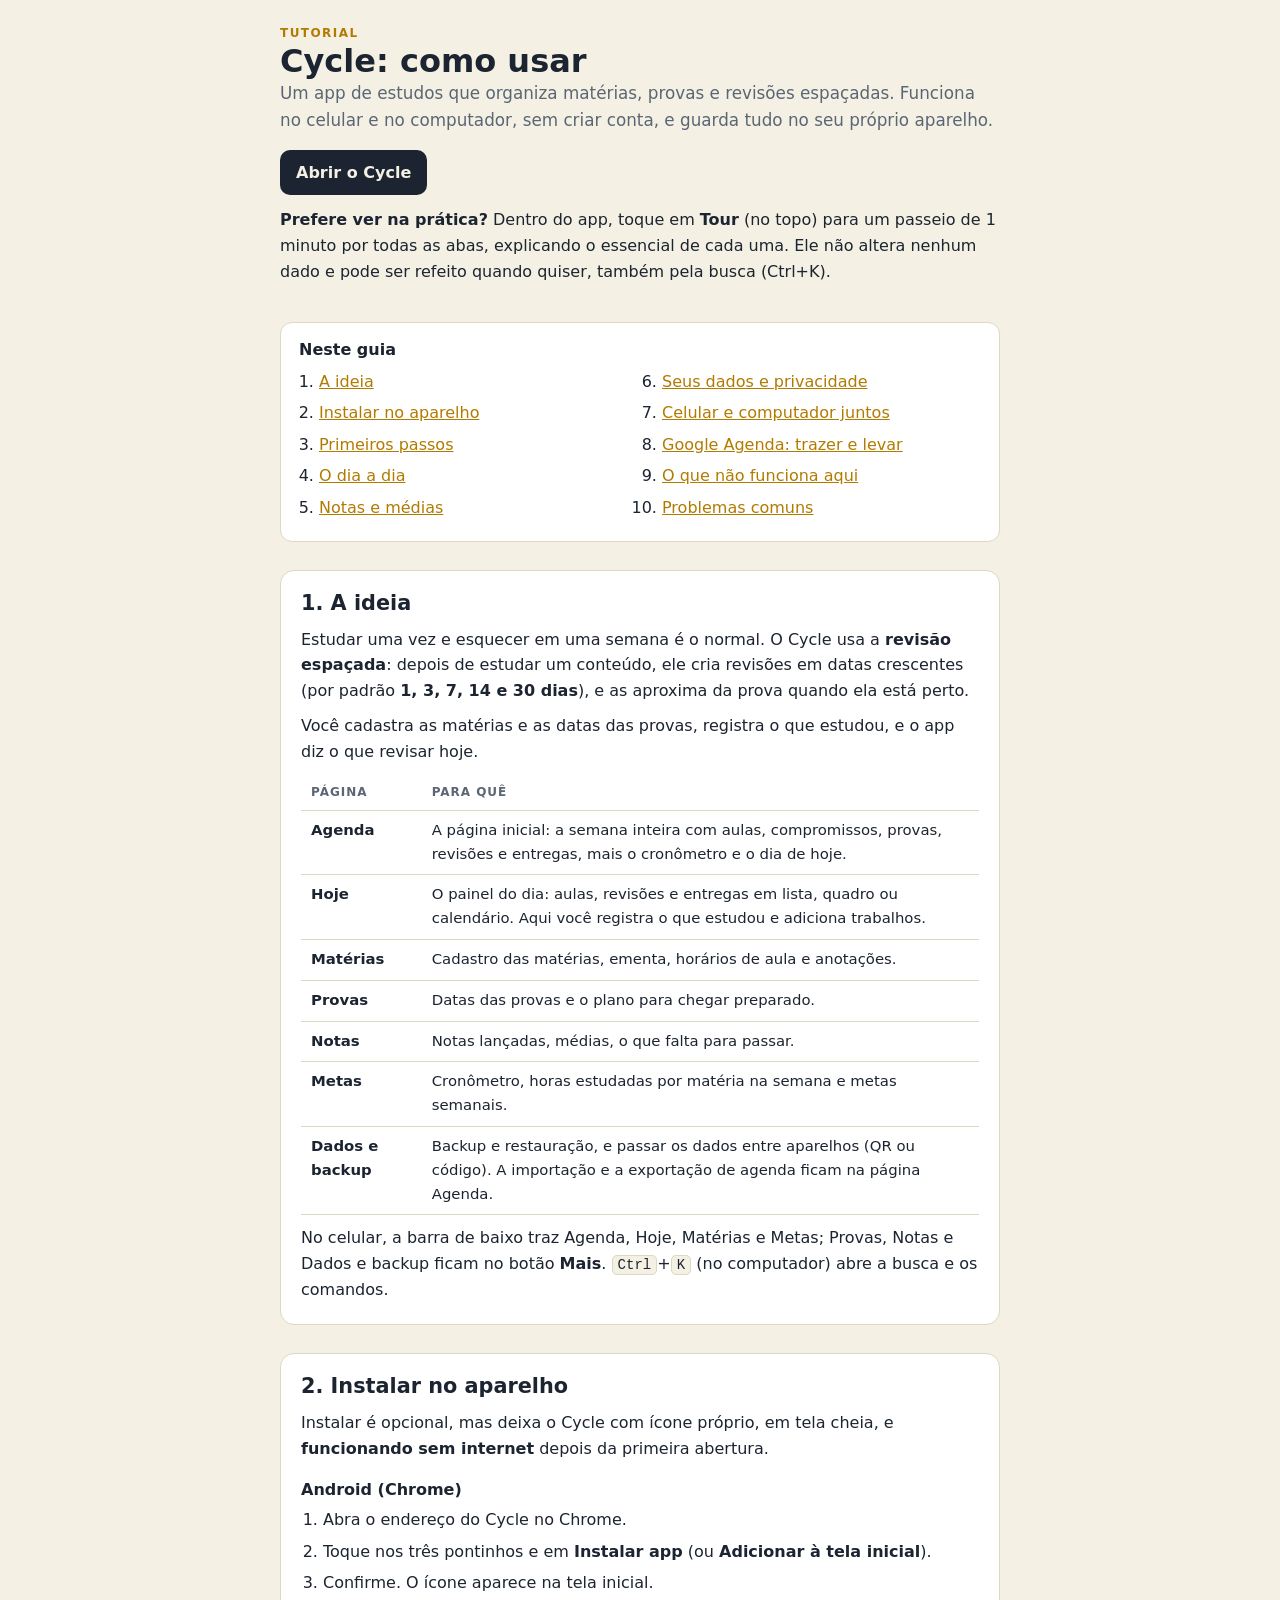
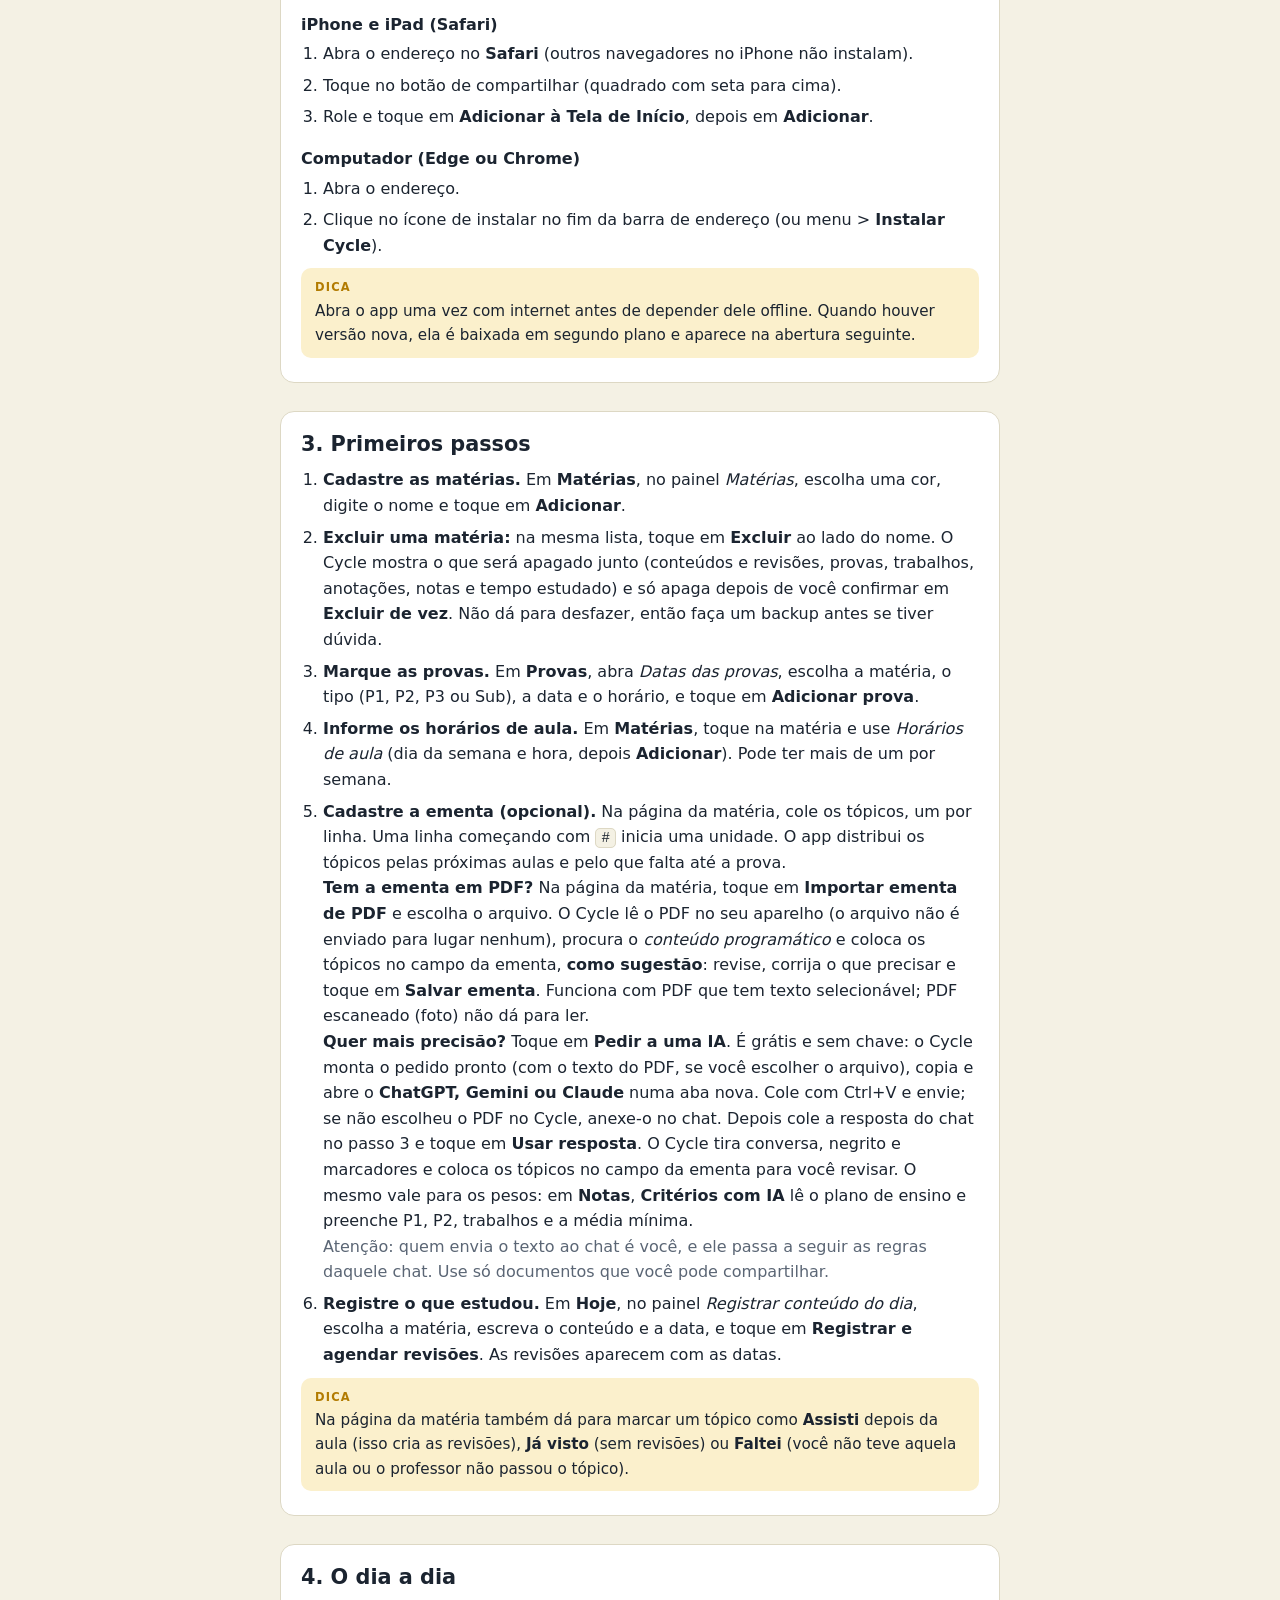
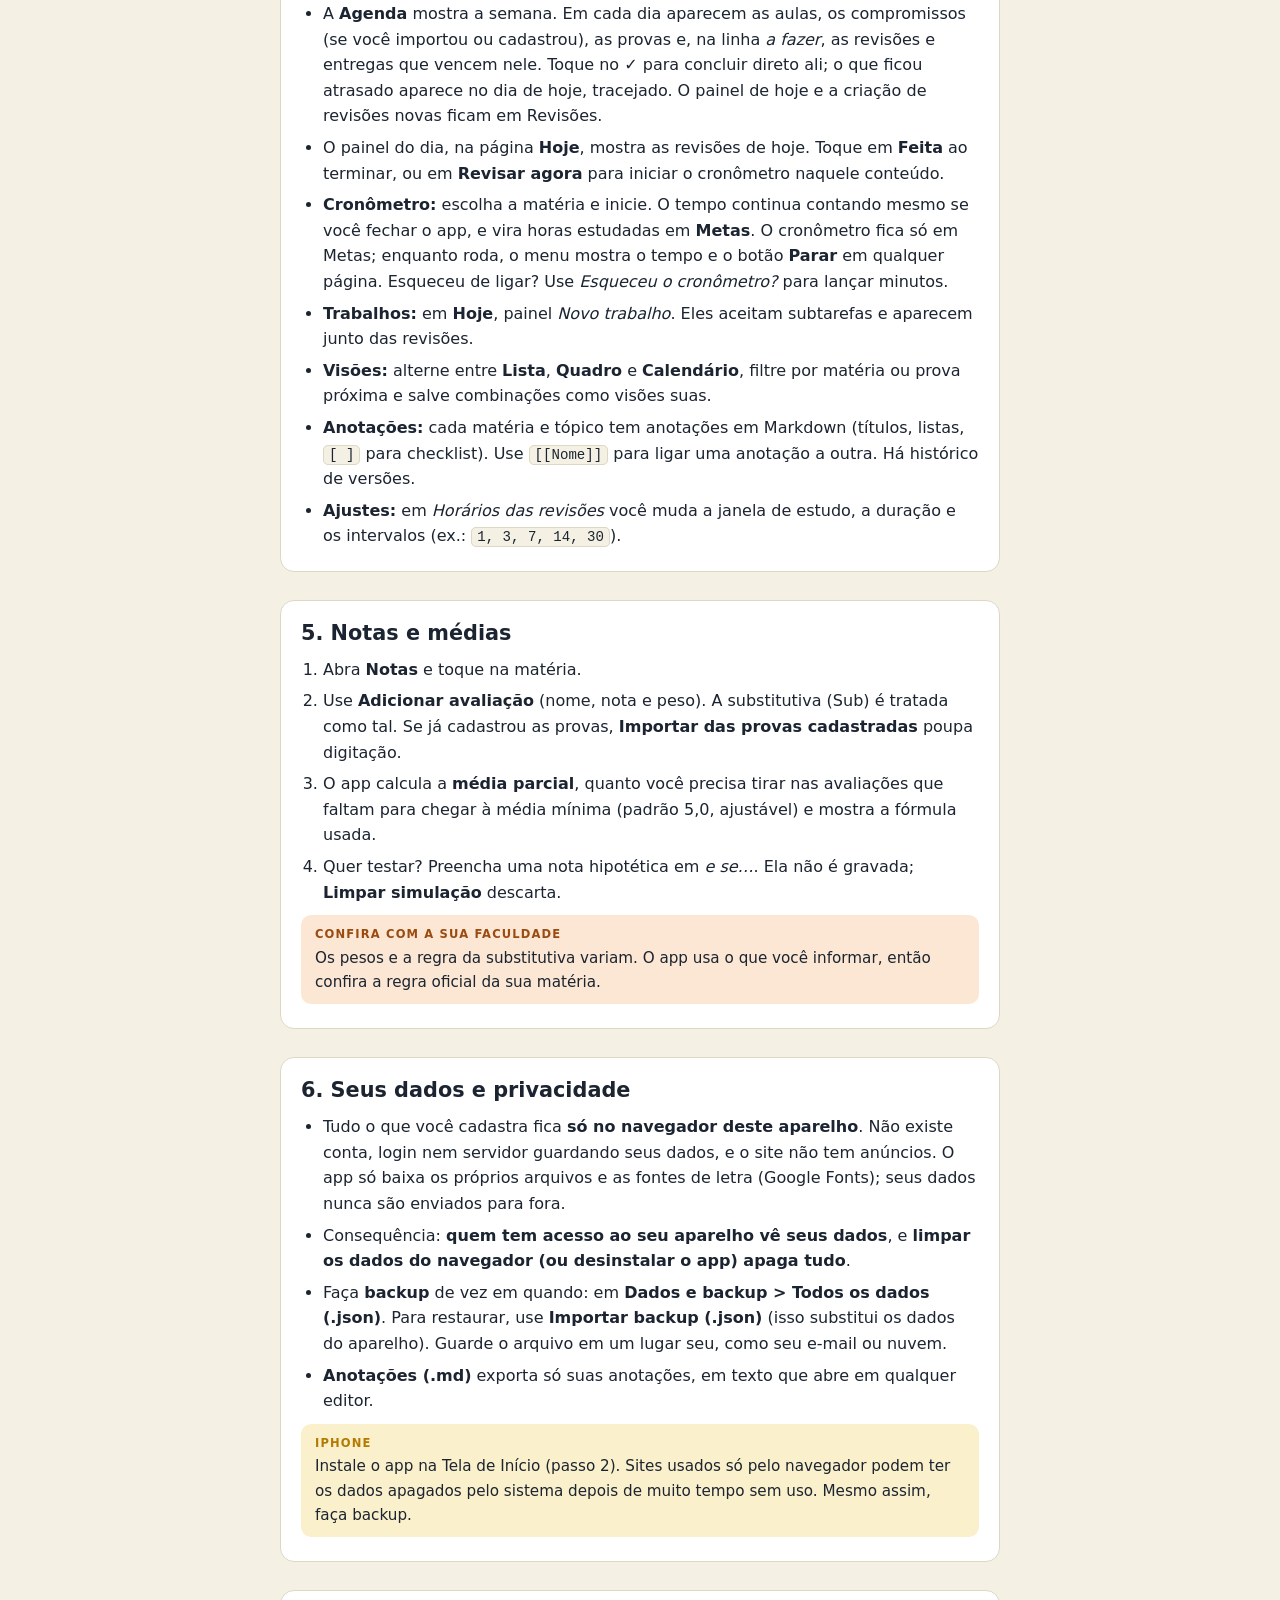
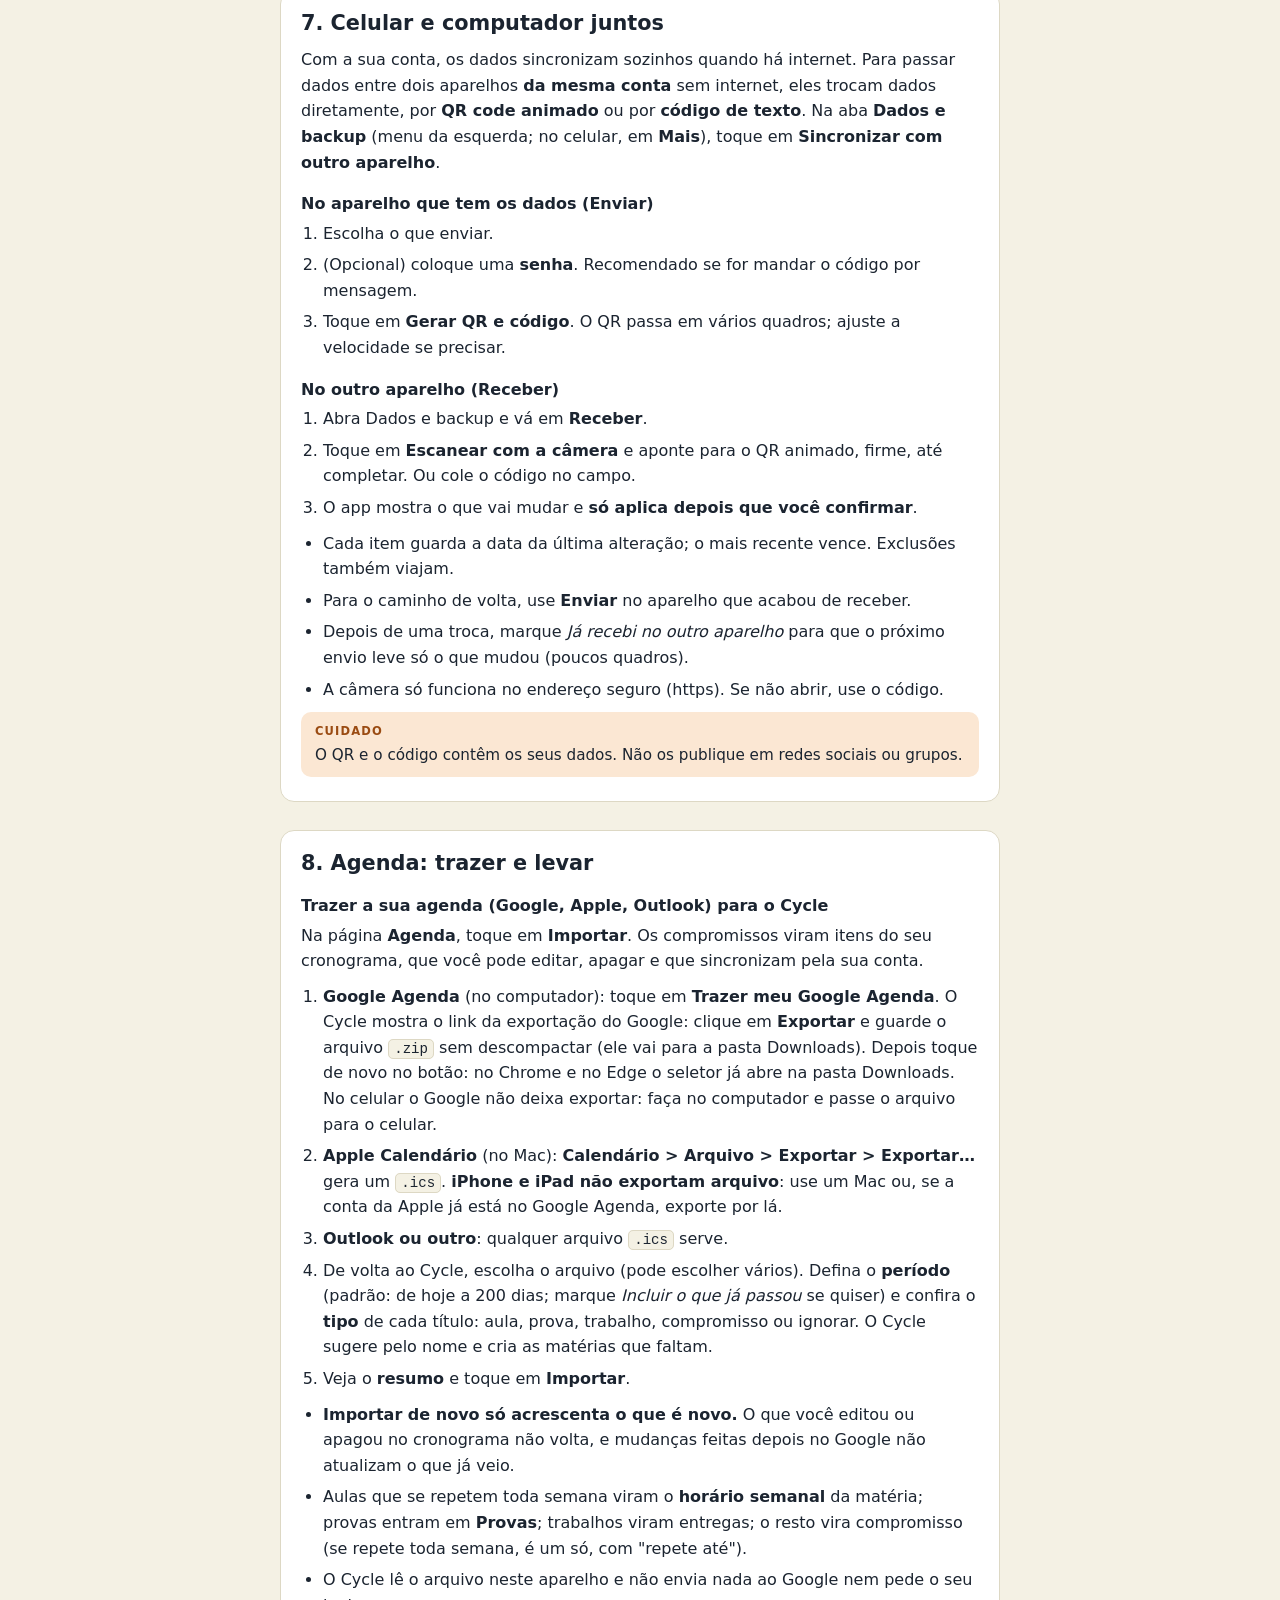
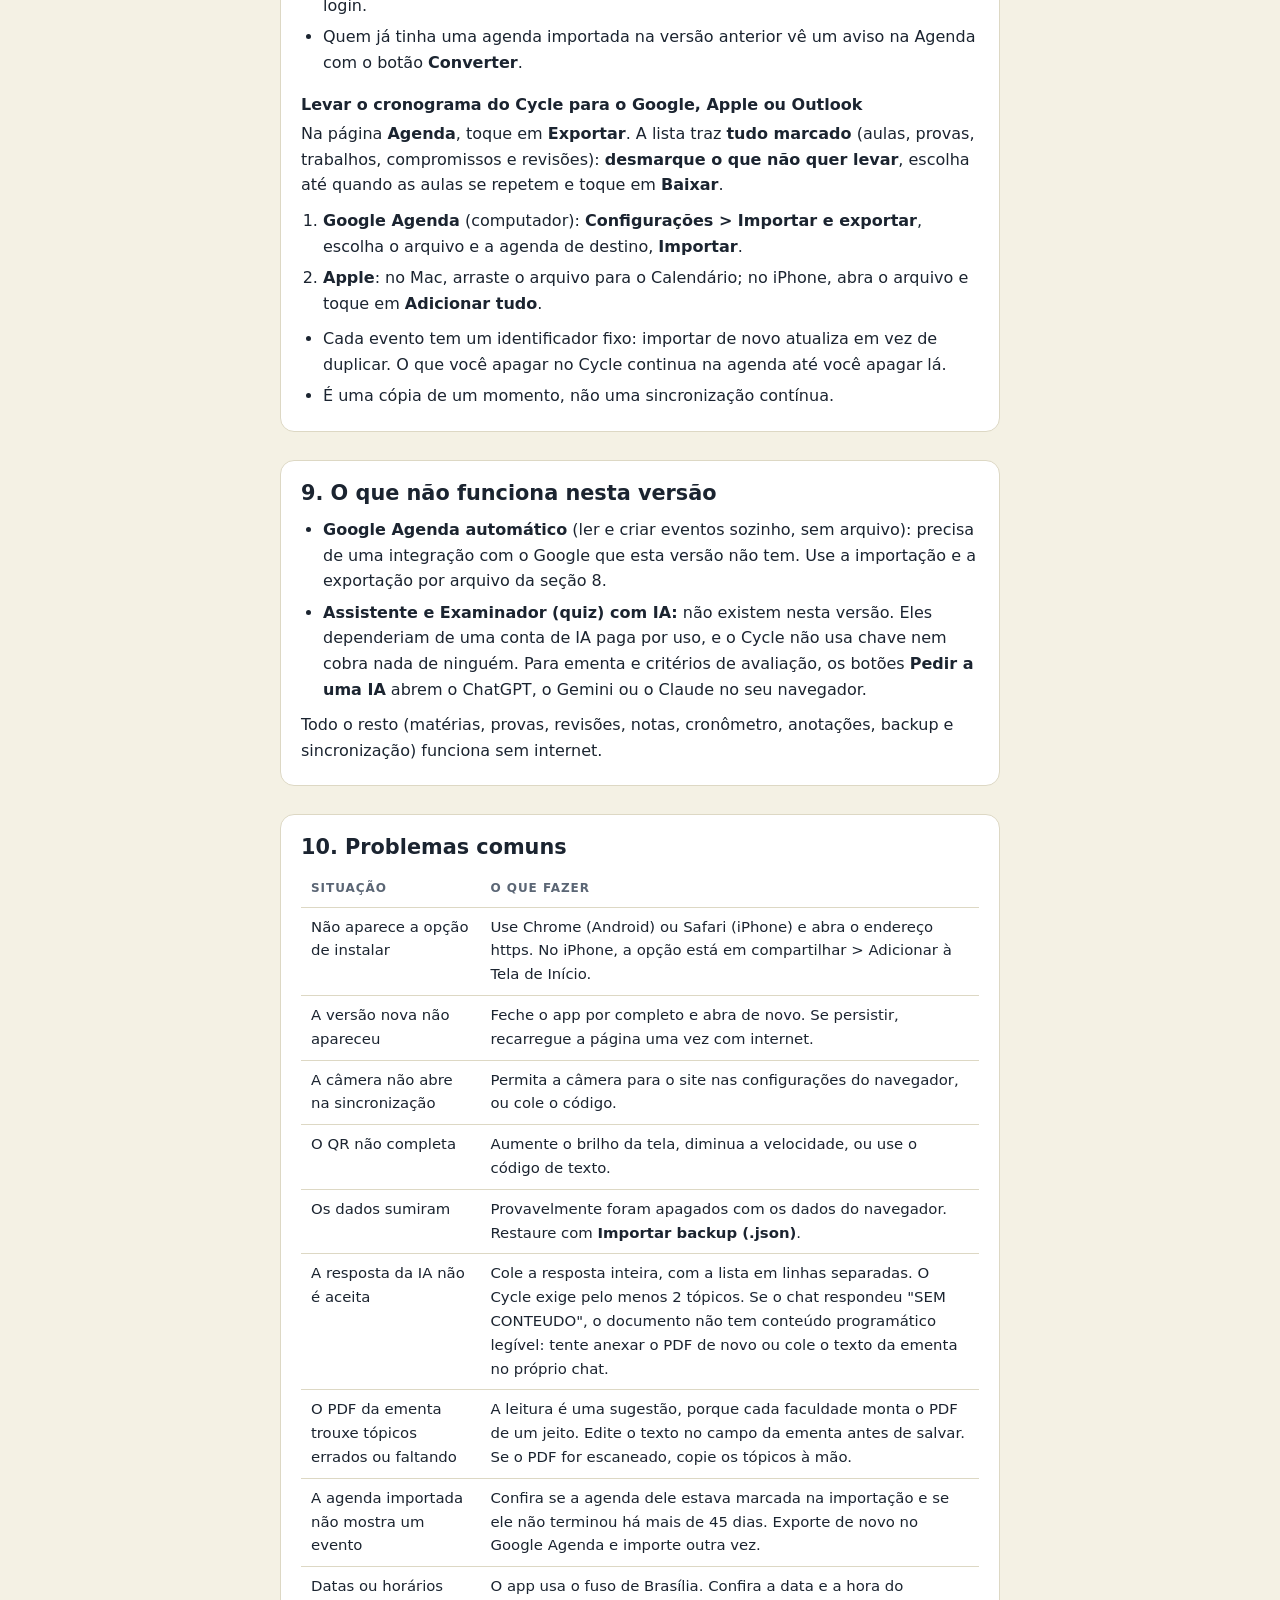
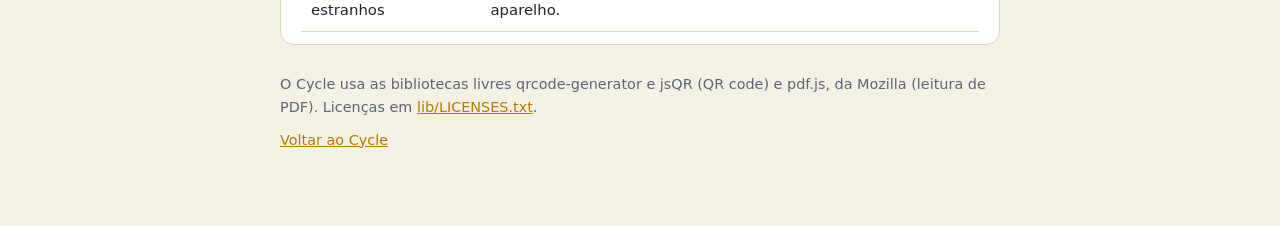
<file: app/ajuda.html>
<!doctype html>
<html lang="pt-BR"><head><meta charset="utf-8">
<meta name="viewport" content="width=device-width,initial-scale=1,viewport-fit=cover">
<title>Cycle · Como usar</title>
<meta name="theme-color" content="#1B2430">
<link rel="icon" type="image/png" href="icons/icon-192.png">
<style>
:root{--bg:#F4F1E4;--card:#FFFFFF;--fg:#1B2430;--mut:#5B6675;--line:#DDD8C4;--acc:#B27B00;--accbg:#FBF0CC;--ok:#2E7D4F;--warn:#9A4B12;--warnbg:#FBE7D3;color-scheme:light}
@media (prefers-color-scheme:dark){:root:not([data-theme="light"]){--bg:#141B24;--card:#1C2531;--fg:#ECE9DC;--mut:#A3ADBA;--line:#2D3846;--acc:#E8B230;--accbg:#3A3115;--ok:#6CC592;--warn:#F0A468;--warnbg:#3C2A1B;color-scheme:dark}}
:root[data-theme="dark"]{--bg:#141B24;--card:#1C2531;--fg:#ECE9DC;--mut:#A3ADBA;--line:#2D3846;--acc:#E8B230;--accbg:#3A3115;--ok:#6CC592;--warn:#F0A468;--warnbg:#3C2A1B;color-scheme:dark}
*{box-sizing:border-box}
html{scroll-behavior:smooth}
body{margin:0;background:var(--bg);color:var(--fg);font:16px/1.6 system-ui,-apple-system,"Segoe UI",Roboto,sans-serif;padding-inline:16px;padding-block:24px 64px}
main{max-width:720px;margin:0 auto;display:flex;flex-direction:column;gap:28px}
h1{font-size:2rem;line-height:1.15;margin:0;text-wrap:balance}
h2{font-size:1.3rem;line-height:1.25;margin:0 0 10px;text-wrap:balance}
h3{font-size:1rem;margin:16px 0 4px}
p{margin:0 0 10px}
.eyebrow{font-size:.75rem;letter-spacing:.12em;text-transform:uppercase;color:var(--acc);font-weight:700}
.lead{color:var(--mut);font-size:1.05rem}
a{color:var(--acc)}
.open{display:inline-block;margin-top:6px;background:var(--fg);color:var(--bg);padding:10px 16px;border-radius:10px;text-decoration:none;font-weight:600}
nav.toc{background:var(--card);border:1px solid var(--line);border-radius:12px;padding:14px 18px}
nav.toc ol{margin:6px 0 0;padding-left:20px;columns:2;column-gap:24px}
@media (max-width:520px){nav.toc ol{columns:1}}
section{background:var(--card);border:1px solid var(--line);border-radius:14px;padding:20px 20px 12px;min-width:0}
ol.steps,ul{padding-left:22px;margin:0 0 10px}
li{margin-bottom:6px}
b{font-weight:650}
code,kbd{font:.88em ui-monospace,Consolas,monospace;background:var(--bg);border:1px solid var(--line);border-radius:5px;padding:1px 5px;overflow-wrap:anywhere}
.tip,.warn{border-radius:10px;padding:10px 14px;margin:6px 0 12px;font-size:.95rem}
.tip{background:var(--accbg)}
.warn{background:var(--warnbg);color:var(--fg)}
.tip b:first-child,.warn b:first-child{display:block;font-size:.72rem;letter-spacing:.1em;text-transform:uppercase;margin-bottom:2px}
.tip b:first-child{color:var(--acc)}.warn b:first-child{color:var(--warn)}
table{border-collapse:collapse;width:100%;font-size:.93rem}
th,td{text-align:left;padding:8px 10px;border-bottom:1px solid var(--line);vertical-align:top}
th{font-size:.75rem;letter-spacing:.08em;text-transform:uppercase;color:var(--mut)}
.scroll{overflow-x:auto}
footer{color:var(--mut);font-size:.9rem}
</style></head><body>
<main>
<header>
  <div class="eyebrow">Tutorial</div>
  <h1>Cycle: como usar</h1>
  <p class="lead">Um app de estudos que organiza matérias, provas e revisões espaçadas. Funciona no celular e no computador, sem criar conta, e guarda tudo no seu próprio aparelho.</p>
  <a class="open" href="./">Abrir o Cycle</a>
  <p style="margin-top:12px"><b>Prefere ver na prática?</b> Dentro do app, toque em <b>Tour</b> (no topo) para um passeio de 1 minuto por todas as abas, explicando o essencial de cada uma. Ele não altera nenhum dado e pode ser refeito quando quiser, também pela busca (Ctrl+K).</p>
</header>

<nav class="toc" aria-label="Índice"><b>Neste guia</b>
<ol>
  <li><a href="#ideia">A ideia</a></li>
  <li><a href="#instalar">Instalar no aparelho</a></li>
  <li><a href="#comecar">Primeiros passos</a></li>
  <li><a href="#dia">O dia a dia</a></li>
  <li><a href="#notas">Notas e médias</a></li>
  <li><a href="#dados">Seus dados e privacidade</a></li>
  <li><a href="#sync">Celular e computador juntos</a></li>
  <li><a href="#agenda">Google Agenda: trazer e levar</a></li>
  <li><a href="#limites">O que não funciona aqui</a></li>
  <li><a href="#duvidas">Problemas comuns</a></li>
</ol></nav>

<section id="ideia">
  <h2>1. A ideia</h2>
  <p>Estudar uma vez e esquecer em uma semana é o normal. O Cycle usa a <b>revisão espaçada</b>: depois de estudar um conteúdo, ele cria revisões em datas crescentes (por padrão <b>1, 3, 7, 14 e 30 dias</b>), e as aproxima da prova quando ela está perto.</p>
  <p>Você cadastra as matérias e as datas das provas, registra o que estudou, e o app diz o que revisar hoje.</p>
  <div class="scroll"><table>
    <tr><th>Página</th><th>Para quê</th></tr>
    <tr><td><b>Agenda</b></td><td>A página inicial: a semana inteira com aulas, compromissos, provas, revisões e entregas, mais o cronômetro e o dia de hoje.</td></tr>
    <tr><td><b>Hoje</b></td><td>O painel do dia: aulas, revisões e entregas em lista, quadro ou calendário. Aqui você registra o que estudou e adiciona trabalhos.</td></tr>
    <tr><td><b>Matérias</b></td><td>Cadastro das matérias, ementa, horários de aula e anotações.</td></tr>
    <tr><td><b>Provas</b></td><td>Datas das provas e o plano para chegar preparado.</td></tr>
    <tr><td><b>Notas</b></td><td>Notas lançadas, médias, o que falta para passar.</td></tr>
    <tr><td><b>Metas</b></td><td>Cronômetro, horas estudadas por matéria na semana e metas semanais.</td></tr>
    <tr><td><b>Dados e backup</b></td><td>Backup e restauração, e passar os dados entre aparelhos (QR ou código). A importação e a exportação de agenda ficam na página Agenda.</td></tr>
  </table></div>
  <p style="margin-top:10px">No celular, a barra de baixo traz Agenda, Hoje, Matérias e Metas; Provas, Notas e Dados e backup ficam no botão <b>Mais</b>. <kbd>Ctrl</kbd>+<kbd>K</kbd> (no computador) abre a busca e os comandos.</p>
</section>

<section id="instalar">
  <h2>2. Instalar no aparelho</h2>
  <p>Instalar é opcional, mas deixa o Cycle com ícone próprio, em tela cheia, e <b>funcionando sem internet</b> depois da primeira abertura.</p>
  <h3>Android (Chrome)</h3>
  <ol class="steps"><li>Abra o endereço do Cycle no Chrome.</li><li>Toque nos três pontinhos e em <b>Instalar app</b> (ou <b>Adicionar à tela inicial</b>).</li><li>Confirme. O ícone aparece na tela inicial.</li></ol>
  <h3>iPhone e iPad (Safari)</h3>
  <ol class="steps"><li>Abra o endereço no <b>Safari</b> (outros navegadores no iPhone não instalam).</li><li>Toque no botão de compartilhar (quadrado com seta para cima).</li><li>Role e toque em <b>Adicionar à Tela de Início</b>, depois em <b>Adicionar</b>.</li></ol>
  <h3>Computador (Edge ou Chrome)</h3>
  <ol class="steps"><li>Abra o endereço.</li><li>Clique no ícone de instalar no fim da barra de endereço (ou menu &gt; <b>Instalar Cycle</b>).</li></ol>
  <div class="tip"><b>Dica</b>Abra o app uma vez com internet antes de depender dele offline. Quando houver versão nova, ela é baixada em segundo plano e aparece na abertura seguinte.</div>
</section>

<section id="comecar">
  <h2>3. Primeiros passos</h2>
  <ol class="steps">
    <li><b>Cadastre as matérias.</b> Em <b>Matérias</b>, no painel <i>Matérias</i>, escolha uma cor, digite o nome e toque em <b>Adicionar</b>.</li>
    <li><b>Excluir uma matéria:</b> na mesma lista, toque em <b>Excluir</b> ao lado do nome. O Cycle mostra o que será apagado junto (conteúdos e revisões, provas, trabalhos, anotações, notas e tempo estudado) e só apaga depois de você confirmar em <b>Excluir de vez</b>. Não dá para desfazer, então faça um backup antes se tiver dúvida.</li>
    <li><b>Marque as provas.</b> Em <b>Provas</b>, abra <i>Datas das provas</i>, escolha a matéria, o tipo (P1, P2, P3 ou Sub), a data e o horário, e toque em <b>Adicionar prova</b>.</li>
    <li><b>Informe os horários de aula.</b> Em <b>Matérias</b>, toque na matéria e use <i>Horários de aula</i> (dia da semana e hora, depois <b>Adicionar</b>). Pode ter mais de um por semana.</li>
    <li><b>Cadastre a ementa (opcional).</b> Na página da matéria, cole os tópicos, um por linha. Uma linha começando com <code>#</code> inicia uma unidade. O app distribui os tópicos pelas próximas aulas e pelo que falta até a prova.
      <br><b>Tem a ementa em PDF?</b> Na página da matéria, toque em <b>Importar ementa de PDF</b> e escolha o arquivo. O Cycle lê o PDF no seu aparelho (o arquivo não é enviado para lugar nenhum), procura o <i>conteúdo programático</i> e coloca os tópicos no campo da ementa, <b>como sugestão</b>: revise, corrija o que precisar e toque em <b>Salvar ementa</b>. Funciona com PDF que tem texto selecionável; PDF escaneado (foto) não dá para ler.
      <br><b>Quer mais precisão?</b> Toque em <b>Pedir a uma IA</b>. É grátis e sem chave: o Cycle monta o pedido pronto (com o texto do PDF, se você escolher o arquivo), copia e abre o <b>ChatGPT, Gemini ou Claude</b> numa aba nova. Cole com Ctrl+V e envie; se não escolheu o PDF no Cycle, anexe-o no chat. Depois cole a resposta do chat no passo 3 e toque em <b>Usar resposta</b>. O Cycle tira conversa, negrito e marcadores e coloca os tópicos no campo da ementa para você revisar. O mesmo vale para os pesos: em <b>Notas</b>, <b>Critérios com IA</b> lê o plano de ensino e preenche P1, P2, trabalhos e a média mínima.
      <br><span style="color:var(--mut)">Atenção: quem envia o texto ao chat é você, e ele passa a seguir as regras daquele chat. Use só documentos que você pode compartilhar.</span></li>
    <li><b>Registre o que estudou.</b> Em <b>Hoje</b>, no painel <i>Registrar conteúdo do dia</i>, escolha a matéria, escreva o conteúdo e a data, e toque em <b>Registrar e agendar revisões</b>. As revisões aparecem com as datas.</li>
  </ol>
  <div class="tip"><b>Dica</b>Na página da matéria também dá para marcar um tópico como <b>Assisti</b> depois da aula (isso cria as revisões), <b>Já visto</b> (sem revisões) ou <b>Faltei</b> (você não teve aquela aula ou o professor não passou o tópico).</div>
</section>

<section id="dia">
  <h2>4. O dia a dia</h2>
  <ul>
    <li>A <b>Agenda</b> mostra a semana. Em cada dia aparecem as aulas, os compromissos (se você importou ou cadastrou), as provas e, na linha <i>a fazer</i>, as revisões e entregas que vencem nele. Toque no <b>✓</b> para concluir direto ali; o que ficou atrasado aparece no dia de hoje, tracejado. O painel de hoje e a criação de revisões novas ficam em Revisões.</li>
    <li>O painel do dia, na página <b>Hoje</b>, mostra as revisões de hoje. Toque em <b>Feita</b> ao terminar, ou em <b>Revisar agora</b> para iniciar o cronômetro naquele conteúdo.</li>
    <li><b>Cronômetro:</b> escolha a matéria e inicie. O tempo continua contando mesmo se você fechar o app, e vira horas estudadas em <b>Metas</b>. O cronômetro fica só em Metas; enquanto roda, o menu mostra o tempo e o botão <b>Parar</b> em qualquer página. Esqueceu de ligar? Use <i>Esqueceu o cronômetro?</i> para lançar minutos.</li>
    <li><b>Trabalhos:</b> em <b>Hoje</b>, painel <i>Novo trabalho</i>. Eles aceitam subtarefas e aparecem junto das revisões.</li>
    <li><b>Visões:</b> alterne entre <b>Lista</b>, <b>Quadro</b> e <b>Calendário</b>, filtre por matéria ou prova próxima e salve combinações como visões suas.</li>
    <li><b>Anotações:</b> cada matéria e tópico tem anotações em Markdown (títulos, listas, <code>[ ]</code> para checklist). Use <code>[[Nome]]</code> para ligar uma anotação a outra. Há histórico de versões.</li>
    <li><b>Ajustes:</b> em <i>Horários das revisões</i> você muda a janela de estudo, a duração e os intervalos (ex.: <code>1, 3, 7, 14, 30</code>).</li>
  </ul>
</section>

<section id="notas">
  <h2>5. Notas e médias</h2>
  <ol class="steps">
    <li>Abra <b>Notas</b> e toque na matéria.</li>
    <li>Use <b>Adicionar avaliação</b> (nome, nota e peso). A substitutiva (Sub) é tratada como tal. Se já cadastrou as provas, <b>Importar das provas cadastradas</b> poupa digitação.</li>
    <li>O app calcula a <b>média parcial</b>, quanto você precisa tirar nas avaliações que faltam para chegar à média mínima (padrão 5,0, ajustável) e mostra a fórmula usada.</li>
    <li>Quer testar? Preencha uma nota hipotética em <i>e se…</i>. Ela não é gravada; <b>Limpar simulação</b> descarta.</li>
  </ol>
  <div class="warn"><b>Confira com a sua faculdade</b>Os pesos e a regra da substitutiva variam. O app usa o que você informar, então confira a regra oficial da sua matéria.</div>
</section>

<section id="dados">
  <h2>6. Seus dados e privacidade</h2>
  <ul>
    <li>Tudo o que você cadastra fica <b>só no navegador deste aparelho</b>. Não existe conta, login nem servidor guardando seus dados, e o site não tem anúncios. O app só baixa os próprios arquivos e as fontes de letra (Google Fonts); seus dados nunca são enviados para fora.</li>
    <li>Consequência: <b>quem tem acesso ao seu aparelho vê seus dados</b>, e <b>limpar os dados do navegador (ou desinstalar o app) apaga tudo</b>.</li>
    <li>Faça <b>backup</b> de vez em quando: em <b>Dados e backup &gt; Todos os dados (.json)</b>. Para restaurar, use <b>Importar backup (.json)</b> (isso substitui os dados do aparelho). Guarde o arquivo em um lugar seu, como seu e-mail ou nuvem.</li>
    <li><b>Anotações (.md)</b> exporta só suas anotações, em texto que abre em qualquer editor.</li>
  </ul>
  <div class="tip"><b>iPhone</b>Instale o app na Tela de Início (passo 2). Sites usados só pelo navegador podem ter os dados apagados pelo sistema depois de muito tempo sem uso. Mesmo assim, faça backup.</div>
</section>

<section id="sync">
  <h2>7. Celular e computador juntos</h2>
  <p>Com a sua conta, os dados sincronizam sozinhos quando há internet. Para passar dados entre dois aparelhos <b>da mesma conta</b> sem internet, eles trocam dados diretamente, por <b>QR code animado</b> ou por <b>código de texto</b>. Na aba <b>Dados e backup</b> (menu da esquerda; no celular, em <b>Mais</b>), toque em <b>Sincronizar com outro aparelho</b>.</p>
  <h3>No aparelho que tem os dados (Enviar)</h3>
  <ol class="steps"><li>Escolha o que enviar.</li><li>(Opcional) coloque uma <b>senha</b>. Recomendado se for mandar o código por mensagem.</li><li>Toque em <b>Gerar QR e código</b>. O QR passa em vários quadros; ajuste a velocidade se precisar.</li></ol>
  <h3>No outro aparelho (Receber)</h3>
  <ol class="steps"><li>Abra Dados e backup e vá em <b>Receber</b>.</li><li>Toque em <b>Escanear com a câmera</b> e aponte para o QR animado, firme, até completar. Ou cole o código no campo.</li><li>O app mostra o que vai mudar e <b>só aplica depois que você confirmar</b>.</li></ol>
  <ul>
    <li>Cada item guarda a data da última alteração; o mais recente vence. Exclusões também viajam.</li>
    <li>Para o caminho de volta, use <b>Enviar</b> no aparelho que acabou de receber.</li>
    <li>Depois de uma troca, marque <i>Já recebi no outro aparelho</i> para que o próximo envio leve só o que mudou (poucos quadros).</li>
    <li>A câmera só funciona no endereço seguro (https). Se não abrir, use o código.</li>
  </ul>
  <div class="warn"><b>Cuidado</b>O QR e o código contêm os seus dados. Não os publique em redes sociais ou grupos.</div>
</section>

<section id="agenda">
  <h2>8. Agenda: trazer e levar</h2>
  <h3>Trazer a sua agenda (Google, Apple, Outlook) para o Cycle</h3>
  <p>Na página <b>Agenda</b>, toque em <b>Importar</b>. Os compromissos viram itens do seu cronograma, que você pode editar, apagar e que sincronizam pela sua conta.</p>
  <ol class="steps">
    <li><b>Google Agenda</b> (no computador): toque em <b>Trazer meu Google Agenda</b>. O Cycle mostra o link da exportação do Google: clique em <b>Exportar</b> e guarde o arquivo <code>.zip</code> sem descompactar (ele vai para a pasta Downloads). Depois toque de novo no botão: no Chrome e no Edge o seletor já abre na pasta Downloads. No celular o Google não deixa exportar: faça no computador e passe o arquivo para o celular.</li>
    <li><b>Apple Calendário</b> (no Mac): <b>Calendário &gt; Arquivo &gt; Exportar &gt; Exportar…</b> gera um <code>.ics</code>. <b>iPhone e iPad não exportam arquivo</b>: use um Mac ou, se a conta da Apple já está no Google Agenda, exporte por lá.</li>
    <li><b>Outlook ou outro</b>: qualquer arquivo <code>.ics</code> serve.</li>
    <li>De volta ao Cycle, escolha o arquivo (pode escolher vários). Defina o <b>período</b> (padrão: de hoje a 200 dias; marque <i>Incluir o que já passou</i> se quiser) e confira o <b>tipo</b> de cada título: aula, prova, trabalho, compromisso ou ignorar. O Cycle sugere pelo nome e cria as matérias que faltam.</li>
    <li>Veja o <b>resumo</b> e toque em <b>Importar</b>.</li>
  </ol>
  <ul>
    <li><b>Importar de novo só acrescenta o que é novo.</b> O que você editou ou apagou no cronograma não volta, e mudanças feitas depois no Google não atualizam o que já veio.</li>
    <li>Aulas que se repetem toda semana viram o <b>horário semanal</b> da matéria; provas entram em <b>Provas</b>; trabalhos viram entregas; o resto vira compromisso (se repete toda semana, é um só, com "repete até").</li>
    <li>O Cycle lê o arquivo neste aparelho e não envia nada ao Google nem pede o seu login.</li>
    <li>Quem já tinha uma agenda importada na versão anterior vê um aviso na Agenda com o botão <b>Converter</b>.</li>
  </ul>
  <h3>Levar o cronograma do Cycle para o Google, Apple ou Outlook</h3>
  <p>Na página <b>Agenda</b>, toque em <b>Exportar</b>. A lista traz <b>tudo marcado</b> (aulas, provas, trabalhos, compromissos e revisões): <b>desmarque o que não quer levar</b>, escolha até quando as aulas se repetem e toque em <b>Baixar</b>.</p>
  <ol class="steps"><li><b>Google Agenda</b> (computador): <b>Configurações &gt; Importar e exportar</b>, escolha o arquivo e a agenda de destino, <b>Importar</b>.</li><li><b>Apple</b>: no Mac, arraste o arquivo para o Calendário; no iPhone, abra o arquivo e toque em <b>Adicionar tudo</b>.</li></ol>
  <ul>
    <li>Cada evento tem um identificador fixo: importar de novo atualiza em vez de duplicar. O que você apagar no Cycle continua na agenda até você apagar lá.</li>
    <li>É uma cópia de um momento, não uma sincronização contínua.</li>
  </ul>
</section>

<section id="limites">
  <h2>9. O que não funciona nesta versão</h2>
  <ul>
    <li><b>Google Agenda automático</b> (ler e criar eventos sozinho, sem arquivo): precisa de uma integração com o Google que esta versão não tem. Use a importação e a exportação por arquivo da seção 8.</li>
    <li><b>Assistente e Examinador (quiz) com IA:</b> não existem nesta versão. Eles dependeriam de uma conta de IA paga por uso, e o Cycle não usa chave nem cobra nada de ninguém. Para ementa e critérios de avaliação, os botões <b>Pedir a uma IA</b> abrem o ChatGPT, o Gemini ou o Claude no seu navegador.</li>
  </ul>
  <p>Todo o resto (matérias, provas, revisões, notas, cronômetro, anotações, backup e sincronização) funciona sem internet.</p>
</section>

<section id="duvidas">
  <h2>10. Problemas comuns</h2>
  <div class="scroll"><table>
    <tr><th>Situação</th><th>O que fazer</th></tr>
    <tr><td>Não aparece a opção de instalar</td><td>Use Chrome (Android) ou Safari (iPhone) e abra o endereço https. No iPhone, a opção está em compartilhar &gt; Adicionar à Tela de Início.</td></tr>
    <tr><td>A versão nova não apareceu</td><td>Feche o app por completo e abra de novo. Se persistir, recarregue a página uma vez com internet.</td></tr>
    <tr><td>A câmera não abre na sincronização</td><td>Permita a câmera para o site nas configurações do navegador, ou cole o código.</td></tr>
    <tr><td>O QR não completa</td><td>Aumente o brilho da tela, diminua a velocidade, ou use o código de texto.</td></tr>
    <tr><td>Os dados sumiram</td><td>Provavelmente foram apagados com os dados do navegador. Restaure com <b>Importar backup (.json)</b>.</td></tr>
    <tr><td>A resposta da IA não é aceita</td><td>Cole a resposta inteira, com a lista em linhas separadas. O Cycle exige pelo menos 2 tópicos. Se o chat respondeu "SEM CONTEUDO", o documento não tem conteúdo programático legível: tente anexar o PDF de novo ou cole o texto da ementa no próprio chat.</td></tr>
    <tr><td>O PDF da ementa trouxe tópicos errados ou faltando</td><td>A leitura é uma sugestão, porque cada faculdade monta o PDF de um jeito. Edite o texto no campo da ementa antes de salvar. Se o PDF for escaneado, copie os tópicos à mão.</td></tr>
    <tr><td>A agenda importada não mostra um evento</td><td>Confira se a agenda dele estava marcada na importação e se ele não terminou há mais de 45 dias. Exporte de novo no Google Agenda e importe outra vez.</td></tr>
    <tr><td>Datas ou horários estranhos</td><td>O app usa o fuso de Brasília. Confira a data e a hora do aparelho.</td></tr>
  </table></div>
</section>

<footer>
  <p>O Cycle usa as bibliotecas livres qrcode-generator e jsQR (QR code) e pdf.js, da Mozilla (leitura de PDF). Licenças em <a href="lib/LICENSES.txt">lib/LICENSES.txt</a>.</p>
  <p><a href="./">Voltar ao Cycle</a></p>
</footer>
</main>
</body></html>
</file>
<file: landing.css>
:root{--bg:#0B1018;--bg2:#101826;--card:rgba(255,255,255,.045);--line:rgba(255,255,255,.09);--txt:#E8ECF2;--mut:#9AA6B6;--acc:#E0A21B;--acc2:#F4C04D;--cool:#5BC0EB;--ok:#3DDC97;--bad:#FF6B6B;--r:16px;--mono:ui-monospace,"Cascadia Code",Consolas,Menlo,monospace;--sans:ui-sans-serif,system-ui,-apple-system,"Segoe UI",Roboto,"Helvetica Neue",Arial,sans-serif}
*{box-sizing:border-box}
[hidden]{display:none!important}
html{scroll-behavior:smooth;color-scheme:dark}
body{margin:0;background:radial-gradient(1200px 700px at 80% -10%,#16233A 0%,transparent 60%),radial-gradient(900px 600px at -10% 20%,#1B1730 0%,transparent 55%),var(--bg);color:var(--txt);font:16px/1.6 var(--sans);min-height:100vh;overflow-x:hidden}
#bg{position:fixed;inset:0;width:100%;height:100%;z-index:0;pointer-events:none}
.glow{position:fixed;left:0;top:0;width:520px;height:520px;margin:-260px 0 0 -260px;border-radius:50%;background:radial-gradient(circle,rgba(224,162,27,.14),transparent 62%);pointer-events:none;z-index:0;opacity:0;transition:opacity .4s}
.glow.on{opacity:1}
a{color:var(--acc2)}
.skip{position:absolute;left:-999px;top:8px;background:var(--acc);color:#1B2430;padding:8px 14px;border-radius:8px;z-index:100}
.skip:focus{left:8px}
:focus-visible{outline:2px solid var(--acc2);outline-offset:3px;border-radius:6px}

/* topo */
.top{position:sticky;top:0;z-index:20;display:flex;align-items:center;gap:20px;padding:12px max(20px,env(safe-area-inset-left)) 12px;background:rgba(11,16,24,.72);backdrop-filter:blur(14px);-webkit-backdrop-filter:blur(14px);border-bottom:1px solid var(--line)}
.brand{display:flex;align-items:center;gap:10px;text-decoration:none;color:var(--txt);flex:none;-webkit-tap-highlight-color:transparent}
.ring{width:38px;height:38px;overflow:visible}
.ring circle{fill:none;stroke-width:7;stroke-linecap:round;transform-origin:32px 32px}
.ring-base{stroke:rgba(255,255,255,.12)}
.ring-arc{stroke:var(--acc);stroke-dasharray:79 21;transform:rotate(-60deg)}
.ring-close{stroke:#F4F1E4;stroke-dasharray:0 79 21 0;transform:rotate(-60deg)}
.ring-dot{fill:var(--acc);stroke:none}
.word{font-size:24px;font-weight:700;letter-spacing:.02em}
.word i{font-style:normal;display:inline-block}
.brand:hover .ring,.brand:focus-visible .ring,.brand.tap .ring{animation:spin 1.1s cubic-bezier(.6,0,.2,1)}
.brand:hover .ring-arc,.brand:focus-visible .ring-arc,.brand.tap .ring-arc{animation:draw 1.1s cubic-bezier(.6,0,.2,1)}
.brand:hover .word i,.brand:focus-visible .word i,.brand.tap .word i{animation:pop .6s calc(var(--i)*70ms) both}
.brand:hover .ring-dot,.brand:focus-visible .ring-dot,.brand.tap .ring-dot{animation:beat .8s ease-in-out 2}
@keyframes spin{to{transform:rotate(360deg)}}
@keyframes draw{from{stroke-dasharray:0 100}to{stroke-dasharray:79 21}}
@keyframes pop{0%{transform:translateY(0);color:var(--txt)}40%{transform:translateY(-6px);color:var(--acc2);text-shadow:0 0 18px rgba(244,192,77,.8)}100%{transform:translateY(0);color:var(--txt)}}
@keyframes beat{50%{transform:scale(1.5)}}

.tabs{position:relative;display:flex;gap:4px;margin:0 auto;overflow-x:auto;scrollbar-width:none}
.tabs::-webkit-scrollbar{display:none}
.tabs button{appearance:none;background:none;border:0;color:var(--mut);font:600 15px var(--sans);padding:10px 14px;cursor:pointer;border-radius:10px;white-space:nowrap;transition:color .25s,background .25s}
.tabs button:hover{color:var(--txt);background:rgba(255,255,255,.05)}
.tabs button[aria-selected="true"]{color:var(--txt)}
.tab-bar{position:absolute;left:0;bottom:2px;height:3px;width:40px;border-radius:3px;background:linear-gradient(90deg,var(--acc),var(--acc2));transition:transform .35s cubic-bezier(.3,.9,.3,1),width .35s cubic-bezier(.3,.9,.3,1)}

/* botoes */
.btn{display:inline-flex;align-items:center;justify-content:center;gap:8px;font:600 15px var(--sans);padding:11px 20px;border-radius:12px;border:1px solid var(--line);background:rgba(255,255,255,.06);color:var(--txt);text-decoration:none;cursor:pointer;transition:transform .2s,box-shadow .25s,background .25s,border-color .25s;position:relative;overflow:hidden}
.btn:hover{transform:translateY(-2px);border-color:rgba(255,255,255,.22)}
.btn:active{transform:translateY(0) scale(.98)}
.btn.primary{background:linear-gradient(135deg,var(--acc),var(--acc2));color:#1B2430;border-color:transparent;box-shadow:0 8px 30px rgba(224,162,27,.28)}
.btn.primary:hover{box-shadow:0 12px 40px rgba(224,162,27,.45)}
.btn.primary::after{content:"";position:absolute;inset:0;background:linear-gradient(110deg,transparent 30%,rgba(255,255,255,.45) 50%,transparent 70%);transform:translateX(-120%);transition:transform .7s}
.btn.primary:hover::after{transform:translateX(120%)}
.btn.ghost{background:transparent}
.btn.enter{flex:none;padding:9px 18px}
.btn.block{width:100%;padding:14px}
.btn[disabled]{opacity:.55;cursor:not-allowed;transform:none}

/* paineis */
main{position:relative;z-index:1;max-width:1100px;margin:0 auto;padding:36px 20px 80px}
.panel{animation:panelIn .55s cubic-bezier(.2,.8,.2,1)}
.js .panel[hidden]{display:none}
@keyframes panelIn{from{opacity:0;transform:translateY(16px)}to{opacity:1;transform:none}}
.eyebrow{font:600 12px var(--mono);letter-spacing:.16em;text-transform:uppercase;color:var(--acc2);margin:0 0 14px}
h1,.big{font-size:clamp(34px,6vw,64px);line-height:1.05;margin:0 0 18px;letter-spacing:-.02em}
.big{font-size:clamp(30px,5vw,52px)}
.grad{background:linear-gradient(100deg,var(--acc2),var(--cool));-webkit-background-clip:text;background-clip:text;color:transparent}
.lead{color:var(--mut);font-size:clamp(16px,2vw,19px);max-width:62ch;margin:0 0 22px}
.lead.sm{font-size:16px}
.sec{font-size:clamp(22px,3vw,30px);margin:56px 0 18px;letter-spacing:-.01em}
.plan{color:var(--mut);font-size:14px;margin:0 0 12px}
.hero{display:grid;grid-template-columns:1.1fr .9fr;gap:30px;align-items:center;min-height:min(70vh,560px)}
.cta{display:flex;gap:12px;flex-wrap:wrap;margin:6px 0 22px}
.chips{display:flex;flex-wrap:wrap;gap:8px;list-style:none;padding:0;margin:0}
.chips li{font:500 13px var(--sans);color:var(--mut);padding:6px 12px;border:1px solid var(--line);border-radius:99px;background:rgba(255,255,255,.03)}

/* orbita */
.orbit{margin:0;text-align:center}
.orbit svg{width:100%;max-width:400px;height:auto;overflow:visible;filter:drop-shadow(0 0 40px rgba(91,192,235,.12))}
.o-track{fill:none;stroke:rgba(255,255,255,.1);stroke-width:2;stroke-dasharray:3 8}
.o-arc{fill:none;stroke:url(#og);stroke:var(--acc);stroke-width:5;stroke-linecap:round;stroke-dasharray:60 40;transform-origin:200px 200px;animation:orb 14s linear infinite;opacity:.9}
@keyframes orb{to{transform:rotate(360deg)}}
.o-core{fill:rgba(224,162,27,.12);stroke:var(--acc);stroke-width:2;animation:core 3.2s ease-in-out infinite;transform-origin:200px 200px}
@keyframes core{50%{transform:scale(1.12);fill:rgba(224,162,27,.22)}}
.node{cursor:pointer;outline:none}
.node circle{fill:var(--bg2);stroke:var(--cool);stroke-width:3;transition:r .25s,fill .25s,stroke .25s}
.node text{fill:var(--txt);font:700 13px var(--mono);text-anchor:middle;dominant-baseline:central;pointer-events:none}
.node:hover circle,.node:focus-visible circle,.node.on circle{fill:var(--acc);stroke:var(--acc2);r:26}
.node:hover text,.node:focus-visible text,.node.on text{fill:#1B2430}
.node.pulse circle{animation:np 2.4s ease-in-out infinite}
@keyframes np{50%{stroke-width:7;stroke:var(--acc2)}}
.orbit figcaption{font:500 14px var(--mono);color:var(--mut);min-height:2.6em;margin-top:6px}

/* cartoes */
.card{background:var(--card);border:1px solid var(--line);border-radius:var(--r);padding:22px;backdrop-filter:blur(6px);transition:border-color .3s,box-shadow .3s}
.card:hover{border-color:rgba(224,162,27,.35);box-shadow:0 0 0 1px rgba(224,162,27,.1),0 20px 50px rgba(0,0,0,.35)}
.tilt{transform:perspective(800px) rotateX(var(--rx,0deg)) rotateY(var(--ry,0deg));transition:transform .15s ease-out,border-color .3s,box-shadow .3s}
.steps{display:grid;grid-template-columns:repeat(3,1fr);gap:16px}
.steps h3,.owner h3{margin:6px 0 6px;font-size:20px}
.steps p,.owner p{margin:0;color:var(--mut)}
.owner p+p{margin-top:12px}
.n{display:inline-grid;place-items:center;width:34px;height:34px;border-radius:50%;font:700 15px var(--mono);color:#1B2430;background:linear-gradient(135deg,var(--acc),var(--acc2))}

/* laboratorio da curva */
.lab{padding:20px}
.curve{width:100%;height:auto;display:block;margin:6px 0}
.cv-axis{stroke:rgba(255,255,255,.14);stroke-width:1}
.cv-seg{fill:none;stroke:var(--cool);stroke-width:3;stroke-linecap:round;stroke-dasharray:var(--len);stroke-dashoffset:var(--len);transition:stroke-dashoffset .9s cubic-bezier(.3,.8,.2,1)}
.cv-seg.on{stroke-dashoffset:0}
.cv-seg.dim{stroke:rgba(255,255,255,.18)}
.cv-dot{fill:var(--acc);opacity:0;transition:opacity .4s .5s}
.cv-dot.on{opacity:1}
.cv-lbl{fill:var(--mut);font:12px var(--mono)}
.rev-row{display:flex;flex-wrap:wrap;gap:8px;margin:8px 0}
.rev-row button{font:600 14px var(--mono);padding:9px 14px;border-radius:99px;border:1px solid var(--line);background:rgba(255,255,255,.04);color:var(--txt);cursor:pointer;transition:all .25s}
.rev-row button:hover{border-color:var(--acc)}
.rev-row button[aria-pressed="true"]{background:var(--acc);color:#1B2430;border-color:var(--acc)}
 .legend{display:flex;gap:16px;align-items:center;font:500 12px var(--mono);color:var(--mut);margin:0 0 4px}
.lg{display:inline-block;width:22px;height:3px;border-radius:3px;margin-right:6px;vertical-align:middle}
.lg-dim{background:rgba(255,255,255,.28)}
.lg-on{background:var(--cool)}
.curve{transition:opacity .35s}
.curve.auto .cv-seg{transition:none}
.cv-head{fill:var(--acc2);stroke:rgba(244,192,77,.35);stroke-width:9;opacity:0;transition:opacity .2s}
.lab-bar{display:flex;gap:10px;align-items:center;justify-content:space-between;flex-wrap:wrap}
.lab-bar .btn.small{padding:8px 14px;font-size:13px}
.facts{display:grid;grid-template-columns:repeat(2,1fr);gap:16px}
.fact h3{margin:8px 0 6px;font-size:18px}
.fact p{margin:0;color:var(--mut);font-size:15px}
.tip{text-align:center;color:var(--mut);font-size:17px;margin:22px 0 0}
.tip b{color:var(--acc2)}
.readout{font:500 15px var(--mono);color:var(--acc2);min-height:3em;margin:8px 0 0}

/* objetivo */
.featured{text-align:center;margin:28px 0;padding:34px 22px;background:linear-gradient(135deg,rgba(224,162,27,.10),rgba(91,192,235,.06))}
.featured blockquote{margin:0 0 12px;font-size:clamp(22px,3.8vw,38px);font-weight:700;line-height:1.25;letter-spacing:-.01em}
.featured figcaption{color:var(--mut);font:600 13px var(--mono)}
.quote{text-align:center;margin:26px 0;cursor:pointer;user-select:none}
.quote p{font-size:clamp(20px,3.4vw,30px);font-weight:700;margin:0 0 6px;transition:opacity .3s,transform .3s}
.quote.sw p{opacity:0;transform:translateY(8px)}
.nums{display:grid;grid-template-columns:repeat(4,1fr);gap:14px;margin:8px 0}
.nums .num{display:block;font:700 clamp(30px,4vw,44px) var(--mono);background:linear-gradient(100deg,var(--acc2),var(--cool));-webkit-background-clip:text;background-clip:text;color:transparent}
.nums span{color:var(--mut);font-size:14px}

/* donos */
.owners{display:grid;grid-template-columns:1.4fr 1fr;gap:16px}
.owner{display:flex;gap:18px;align-items:flex-start}
.owner .avatar{flex:none;width:84px;height:84px;display:grid;place-items:center;border-radius:50%;background:rgba(224,162,27,.1);border:1px solid rgba(224,162,27,.3)}
.avatar svg{width:56px;height:56px;overflow:visible}
.avatar circle{fill:none;stroke-width:7;stroke-linecap:round;transform-origin:32px 32px}
.avatar .ring-base{stroke:rgba(255,255,255,.14)}
.avatar .a-arc{stroke:var(--acc);stroke-dasharray:79 21;transform:rotate(-60deg);animation:orb 9s linear infinite}
.role{font:600 13px var(--mono)!important;color:var(--acc2)!important;margin:0 0 8px!important}
.soon{border-style:dashed}
.story{display:grid;grid-template-columns:1.15fr .85fr;gap:20px;align-items:start}
.path{list-style:none;margin:0;padding:0 0 0 22px;position:relative}
.path::before{content:"";position:absolute;left:5px;top:6px;bottom:6px;width:2px;background:linear-gradient(var(--acc),var(--cool));border-radius:2px;opacity:.6}
.path li{position:relative;margin:0 0 20px;padding:0 0 0 14px}
.path li::before{content:"";position:absolute;left:-23px;top:6px;width:12px;height:12px;border-radius:50%;background:var(--bg);border:3px solid var(--acc);transition:transform .3s,background .3s}
.path li:hover::before{transform:scale(1.35);background:var(--acc2)}
.path li.next::before{border-color:var(--cool);animation:np2 2.4s ease-in-out infinite}
@keyframes np2{50%{box-shadow:0 0 0 8px rgba(91,192,235,.18)}}
.path b{display:block;font:700 13px var(--mono);color:var(--acc2);letter-spacing:.08em;text-transform:uppercase;margin-bottom:2px}
.path span{color:var(--mut)}
.join-cta{display:flex;gap:16px;align-items:center;justify-content:space-between;flex-wrap:wrap;margin-top:20px}
.join-cta h3{margin:0 0 4px}
.join-cta p{margin:0;color:var(--mut)}

/* formulario */
.join{display:grid;grid-template-columns:1.2fr .8fr;gap:20px;align-items:start}
.form{display:flex;flex-direction:column;gap:14px}
.fld{display:flex;flex-direction:column;gap:6px;font:600 14px var(--sans)}
.fld span{color:var(--txt)}
.fld small{color:var(--mut);font-weight:400}
input,textarea{font:16px var(--sans);color:var(--txt);background:rgba(255,255,255,.05);border:1px solid var(--line);border-radius:12px;padding:12px 14px;width:100%;transition:border-color .25s,box-shadow .25s}
input:focus,textarea:focus{outline:none;border-color:var(--acc);box-shadow:0 0 0 3px rgba(224,162,27,.2)}
textarea{resize:vertical;min-height:120px}
.fld.bad input,.fld.bad textarea{border-color:var(--bad)}
.count{align-self:flex-end;font-family:var(--mono)}
.check{display:flex;gap:10px;align-items:flex-start;color:var(--mut);font-size:14px;cursor:pointer}
.check input{width:20px;height:20px;margin-top:2px;flex:none;accent-color:var(--acc)}
.trap{position:absolute;left:-9999px;width:1px;height:1px;overflow:hidden}
.err{color:var(--bad);font-size:14px;min-height:1.4em;margin:0}
.soonmsg{color:var(--acc2);margin:0;text-align:center}
.done{text-align:center;animation:panelIn .6s}
.check-ico{width:90px;height:90px;fill:none;stroke:var(--ok);stroke-width:4;stroke-linecap:round;stroke-linejoin:round}
.check-ico circle{stroke-dasharray:170;stroke-dashoffset:170;animation:dr .8s .1s forwards}
.check-ico path{stroke-dasharray:50;stroke-dashoffset:50;animation:dr .5s .8s forwards}
@keyframes dr{to{stroke-dashoffset:0}}
.side h3{margin:0 0 8px;font-size:17px}
.prog{height:4px;border-radius:4px;background:rgba(255,255,255,.08);overflow:hidden;margin:-4px 0 2px}
.prog i{display:block;height:100%;width:0;background:linear-gradient(90deg,var(--acc),var(--cool));transition:width .5s cubic-bezier(.3,.8,.2,1)}
.goals{display:flex;flex-direction:column;gap:8px}
.gl{font:600 14px var(--sans)}
.gl em{font-style:normal;font-weight:400;color:var(--mut)}
.gchips{display:flex;flex-wrap:wrap;gap:8px}
.gchip{font:500 14px var(--sans);padding:8px 14px;border-radius:99px;border:1px solid var(--line);background:rgba(255,255,255,.04);color:var(--txt);cursor:pointer;transition:transform .2s,background .25s,border-color .25s,color .25s}
.gchip:hover{border-color:var(--acc);transform:translateY(-1px)}
.gchip[aria-pressed="true"]{background:rgba(224,162,27,.18);border-color:var(--acc);color:var(--acc2)}
.gchip[aria-pressed="true"]::before{content:"✓ "}
.btn.primary.ready{animation:ready 2.2s ease-in-out infinite}
@keyframes ready{50%{box-shadow:0 10px 44px rgba(224,162,27,.55)}}
.why{list-style:none;margin:0 0 22px;padding:0;display:flex;flex-direction:column;gap:12px}
.why li{padding-left:18px;position:relative}
.why li::before{content:"";position:absolute;left:0;top:9px;width:8px;height:8px;border-radius:50%;background:var(--acc);box-shadow:0 0 12px rgba(224,162,27,.7)}
.why b{display:block;color:var(--txt)}
.why span{color:var(--mut);font-size:14px}
.flow{padding-left:20px;margin:0 0 20px;color:var(--mut)}
.flow li{margin:8px 0}
.flow b{color:var(--txt)}

.foot{position:relative;z-index:1;display:flex;justify-content:space-between;gap:12px;flex-wrap:wrap;padding:22px 20px calc(22px + env(safe-area-inset-bottom));border-top:1px solid var(--line);color:var(--mut);font-size:14px;max-width:1100px;margin:0 auto}
.nojs{padding:14px;border:1px solid var(--line);border-radius:12px}

/* revelar ao rolar */
.js [data-reveal]{opacity:0;transform:translateY(22px);transition:opacity .7s cubic-bezier(.2,.8,.2,1),transform .7s cubic-bezier(.2,.8,.2,1)}
.js [data-reveal].in{opacity:1;transform:none}
.js .tilt[data-reveal].in{transform:perspective(800px) rotateX(var(--rx,0deg)) rotateY(var(--ry,0deg))}

@media (max-width:860px){
  .top{flex-wrap:wrap;gap:10px 12px}
  .tabs{order:3;width:100%;margin:0}
  .hero,.join,.owners,.story{grid-template-columns:1fr}
  .steps,.facts{grid-template-columns:1fr}
  .nums{grid-template-columns:repeat(2,1fr)}
  .orbit{order:-1}
  .orbit svg{max-width:280px}
  .btn.enter{margin-left:auto}
  main{padding-top:24px}
}
@media (prefers-reduced-motion:reduce){
  html{scroll-behavior:auto}
  *,*::before,*::after{animation-duration:.01ms!important;animation-iteration-count:1!important;transition-duration:.01ms!important}
  .js [data-reveal]{opacity:1;transform:none}
  .glow{display:none}
}
</file>
